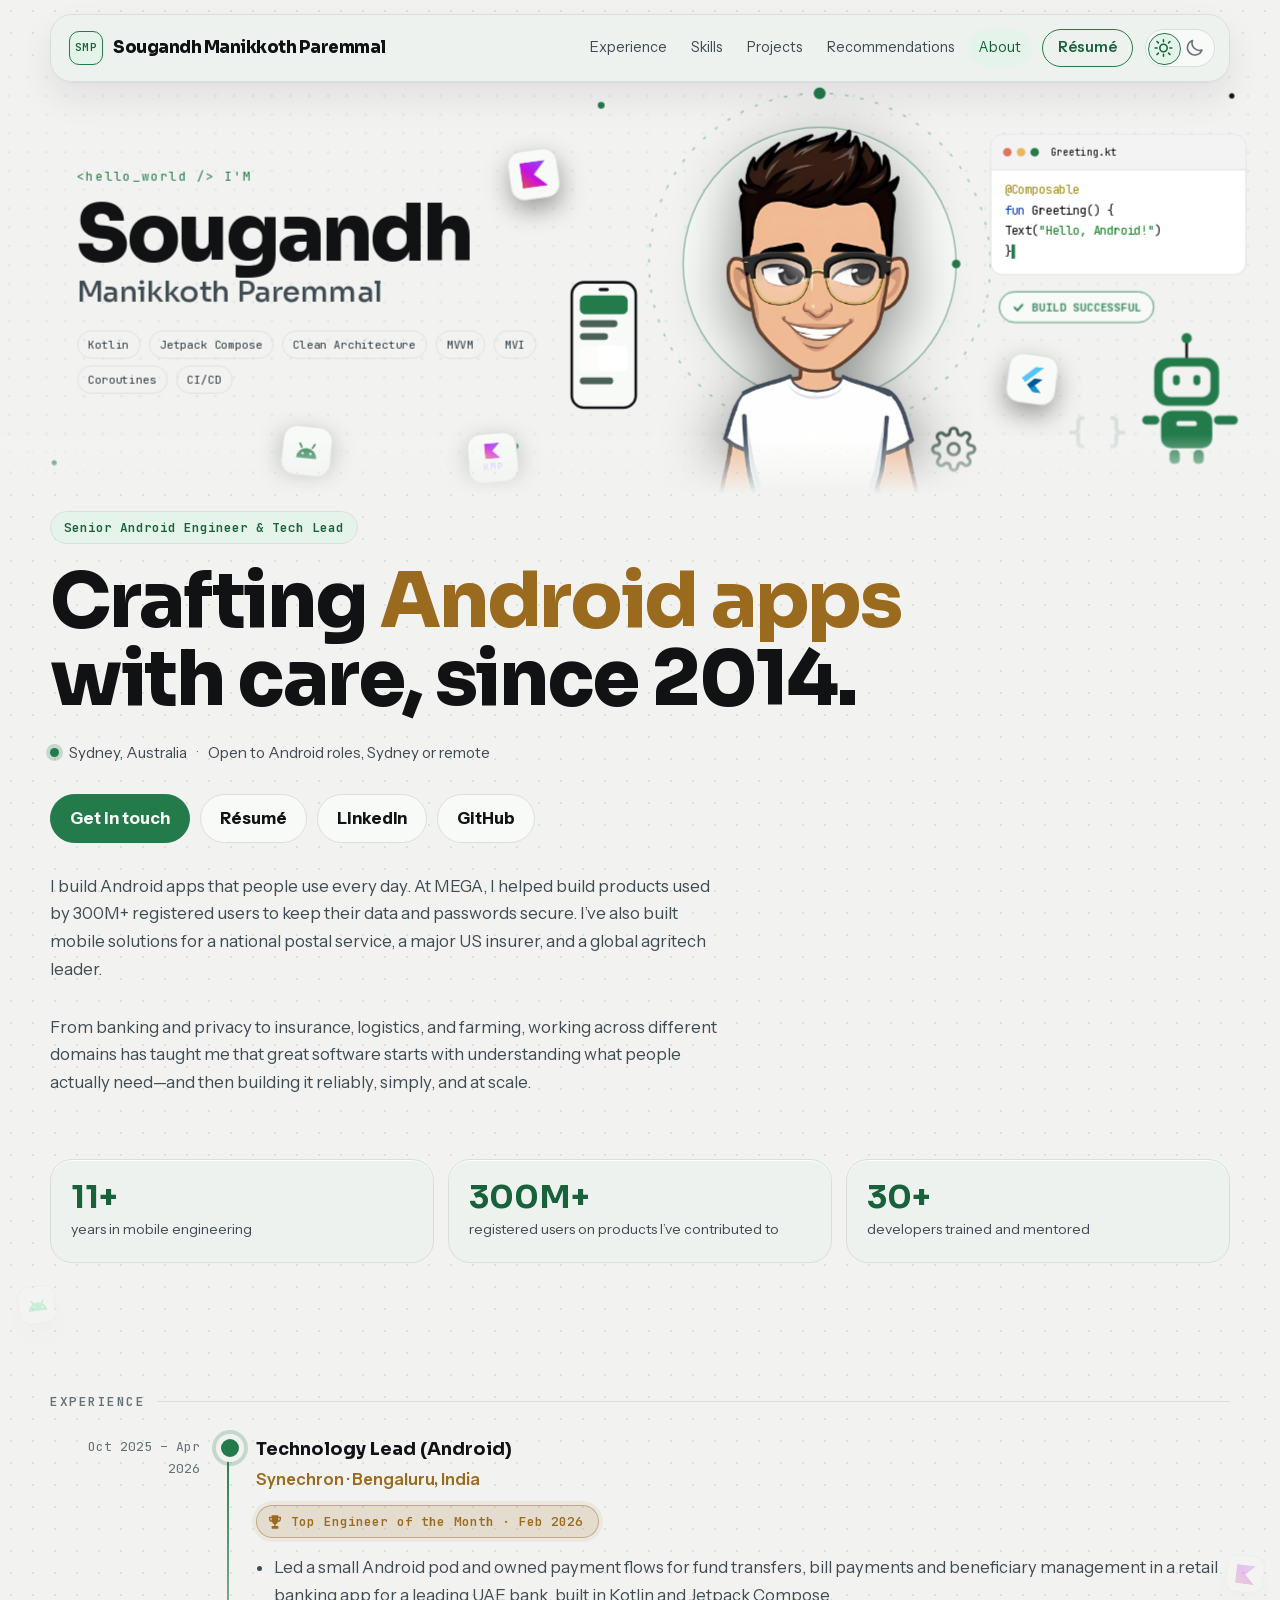
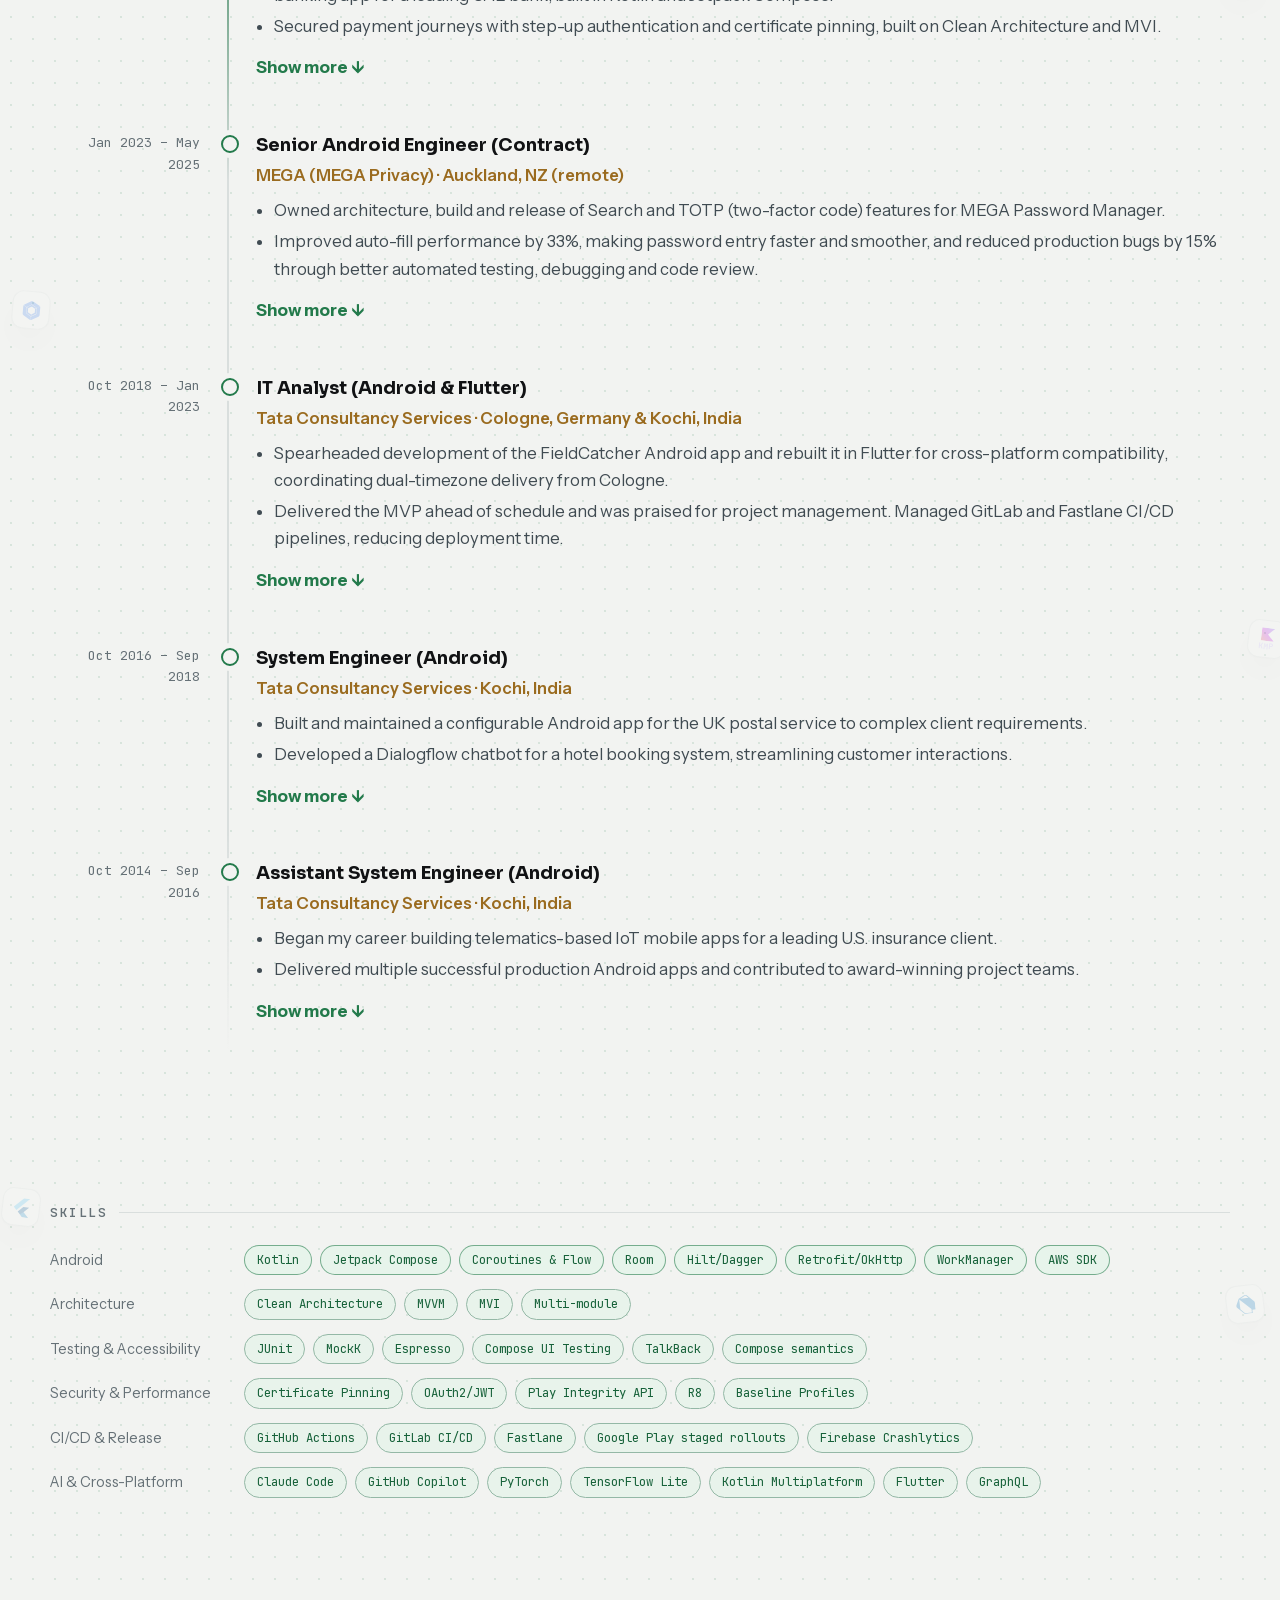
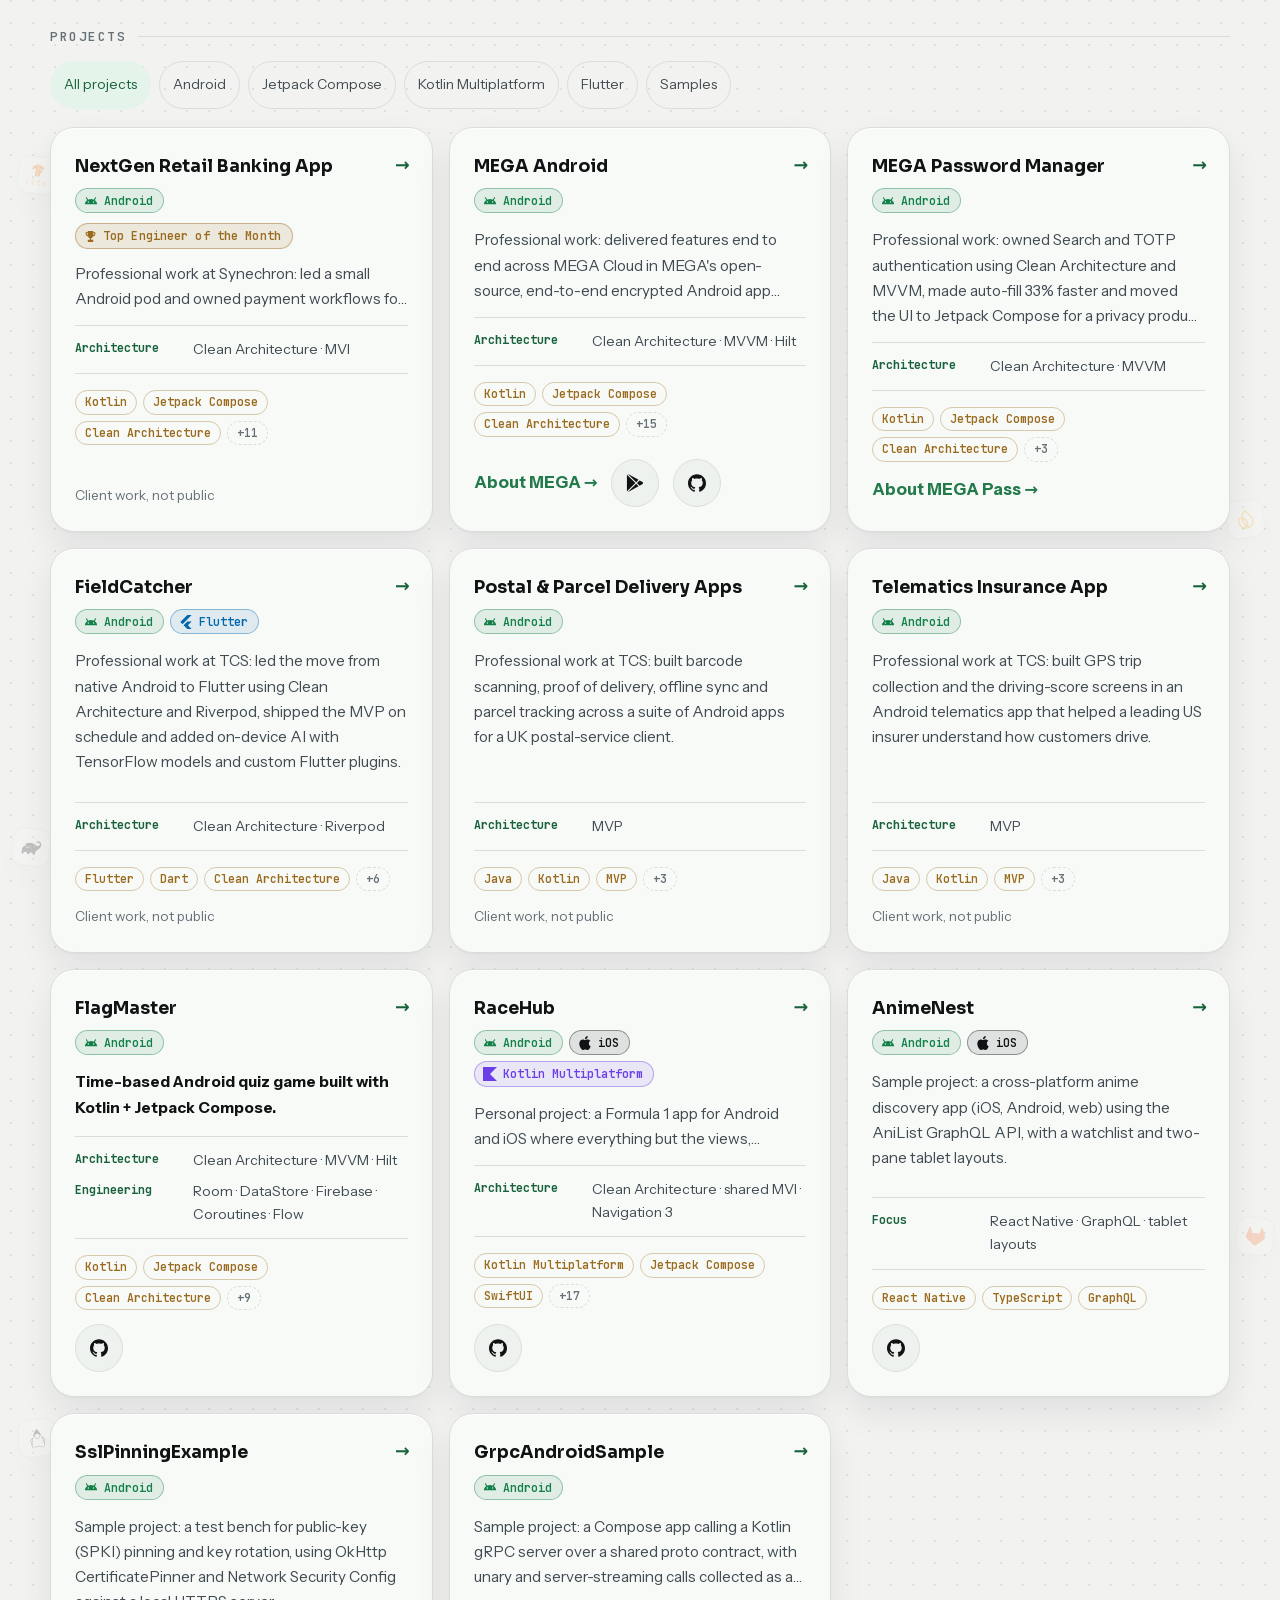
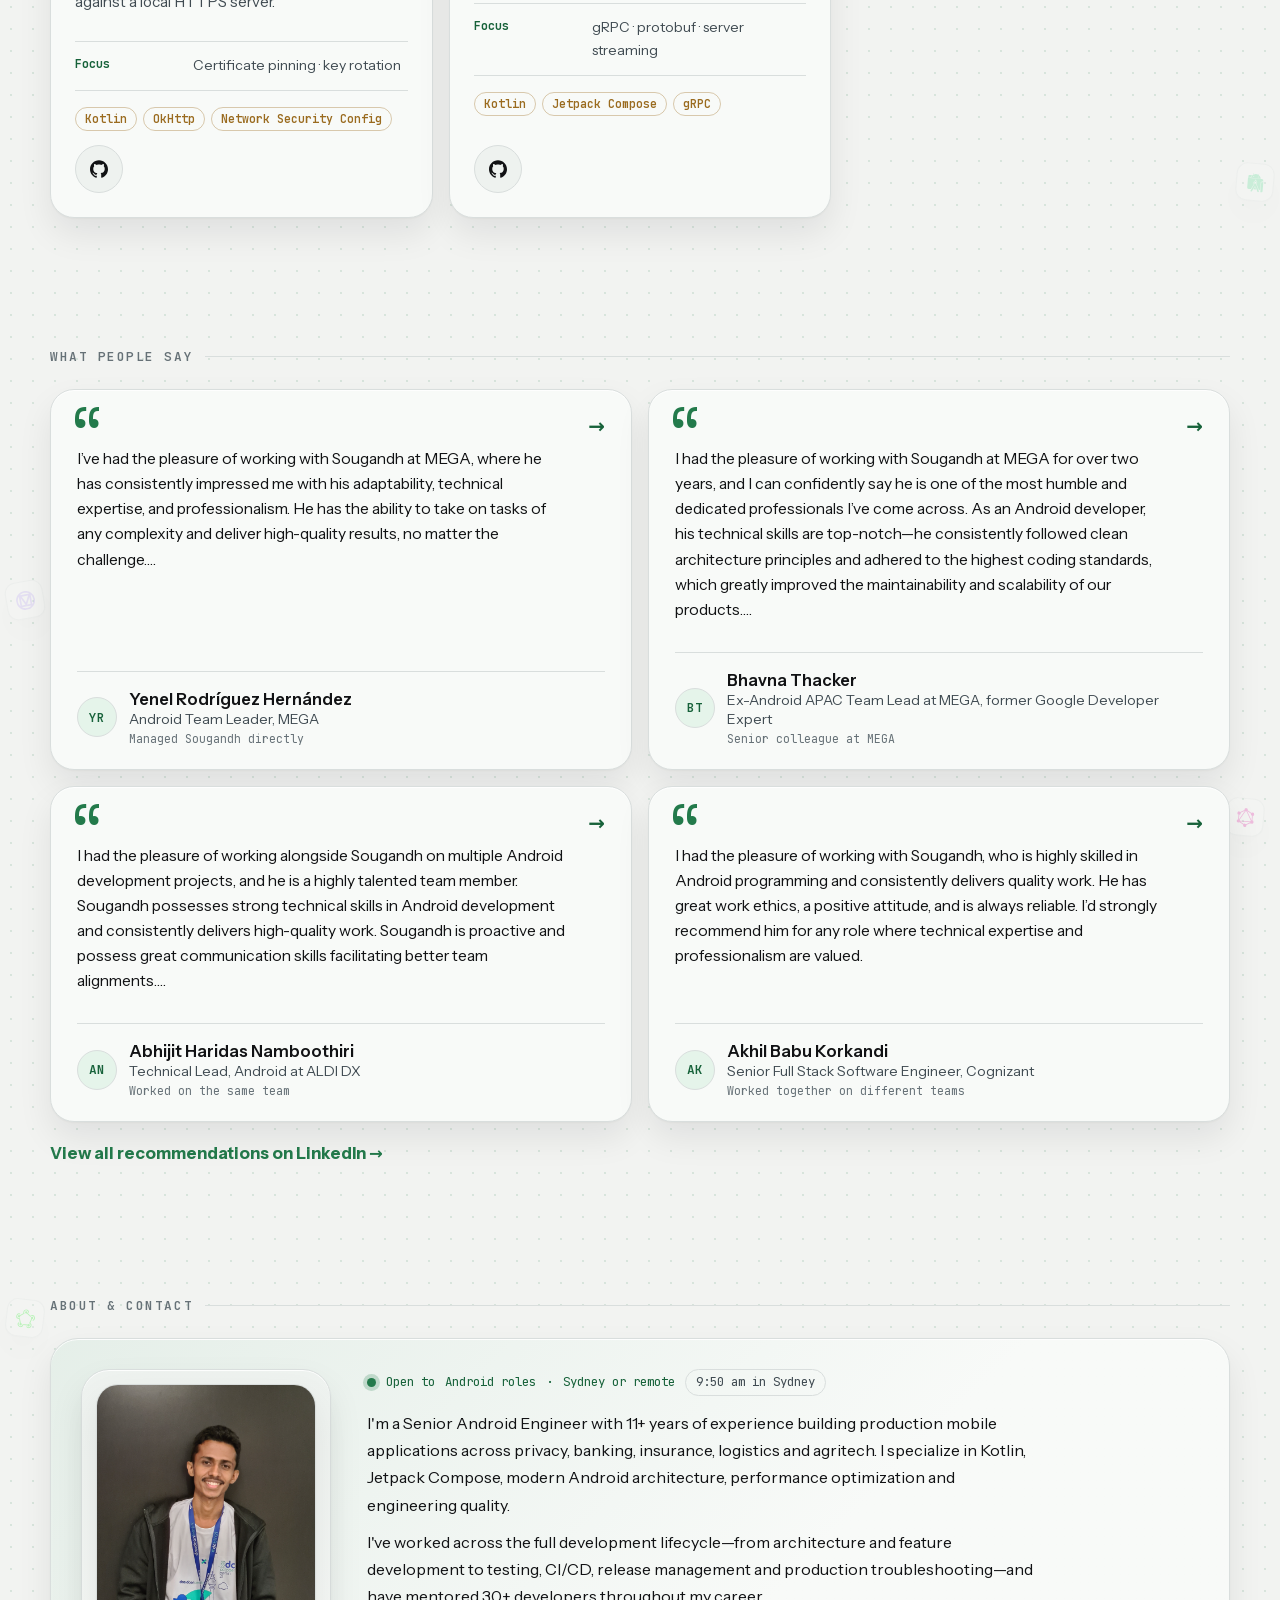
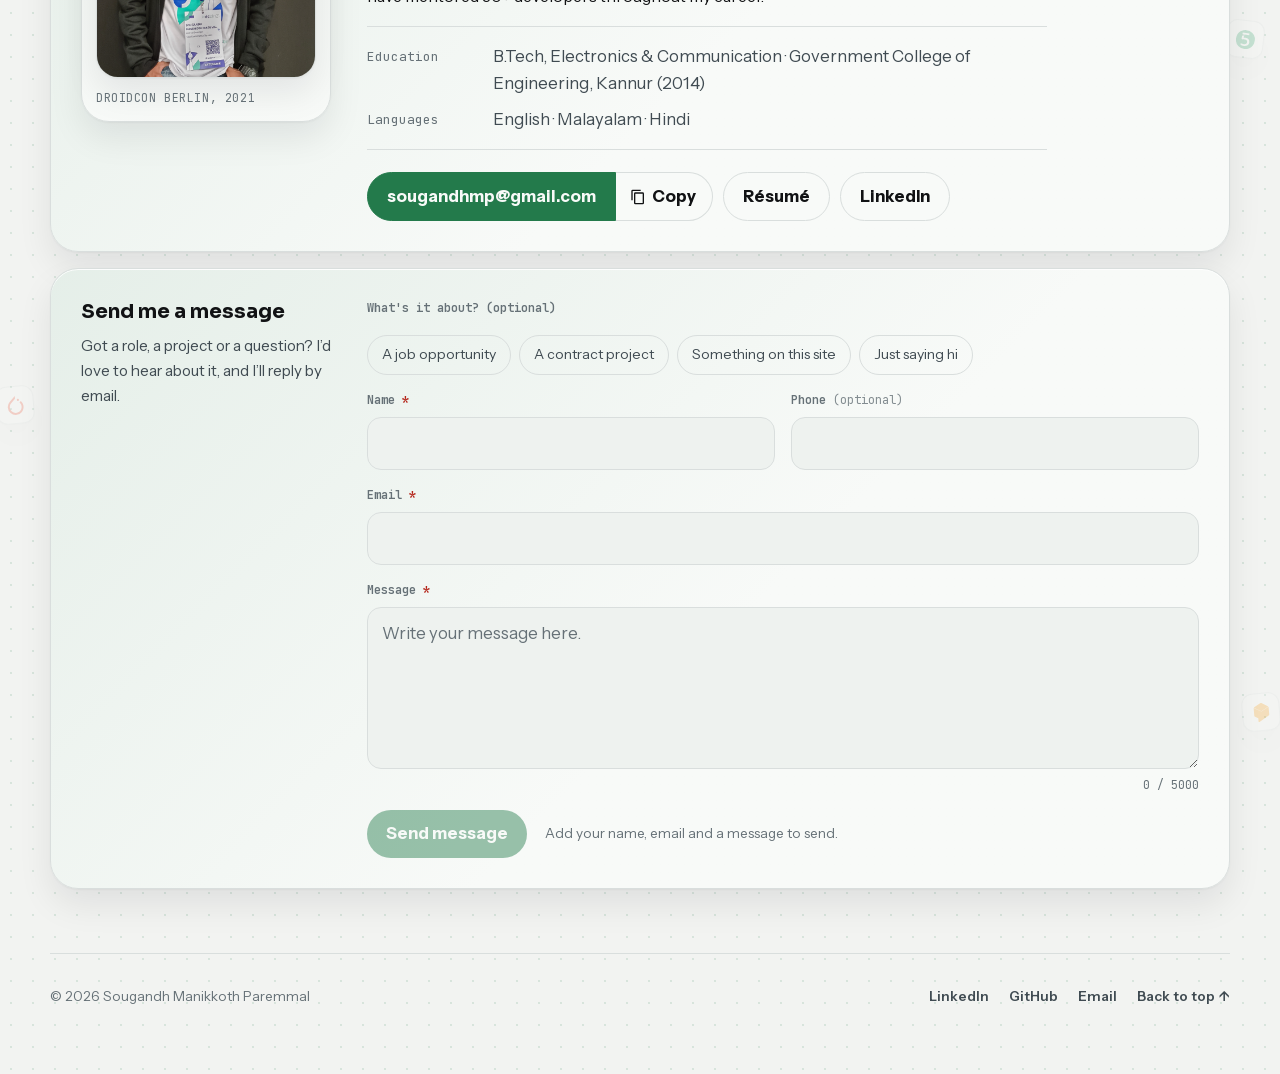
<file: index.html>
<!DOCTYPE html>
<html lang="en">
<head>
  <meta charset="utf-8">
  <!-- Security: only this site's own files may load; the contact form may also post to Web3Forms. See "Security" in README.md. -->
  <meta http-equiv="Content-Security-Policy" content="default-src 'self'; script-src 'self'; style-src 'self' 'unsafe-inline'; font-src 'self'; img-src 'self'; connect-src 'self' https://api.web3forms.com; frame-src 'self'; object-src 'none'; base-uri 'self'; form-action 'self'; upgrade-insecure-requests">
  <meta name="referrer" content="strict-origin-when-cross-origin">
  <meta name="viewport" content="width=device-width, initial-scale=1, viewport-fit=cover">
  <title>Sougandh Manikkoth Paremmal · Senior Android Engineer & Tech Lead</title>
  <meta name="description" content="Sougandh Manikkoth Paremmal — Senior Android Engineer and Tech Lead in Sydney with 11+ years shipping Kotlin, Jetpack Compose and Flutter apps, including features for products used by 300M+ registered users.">
  <meta property="og:title" content="Sougandh Manikkoth Paremmal · Senior Android Engineer & Tech Lead">
  <meta property="og:description" content="11+ years building and leading production mobile apps in Kotlin, Jetpack Compose and Flutter. Based in Sydney.">
  <meta property="og:url" content="https://sougandh.dev">
  <meta property="og:type" content="website">
  <meta property="og:image" content="https://sougandh.dev/assets/images/og-image.png">
  <meta property="og:image:width" content="1200">
  <meta property="og:image:height" content="630">
  <meta property="og:image:alt" content="Sougandh Manikkoth Paremmal, Senior Android Engineer and Tech Lead">
  <meta name="twitter:card" content="summary_large_image">
  <meta name="twitter:title" content="Sougandh Manikkoth Paremmal · Senior Android Engineer & Tech Lead">
  <meta name="twitter:description" content="11+ years building and leading production mobile apps in Kotlin, Jetpack Compose and Flutter. Based in Sydney.">
  <meta name="twitter:image" content="https://sougandh.dev/assets/images/og-image.png">
  <link rel="canonical" href="https://sougandh.dev">
  <link rel="icon" href="assets/icons/favicon-32.png?v=2" type="image/png" sizes="32x32">
  <link rel="icon" href="assets/icons/favicon-192.png?v=2" type="image/png" sizes="192x192">
  <link rel="apple-touch-icon" href="assets/icons/apple-touch-icon.png?v=2">
  <meta name="theme-color" content="#111214">
  <link rel="preload" href="assets/fonts/sora-latin.woff2" as="font" type="font/woff2" crossorigin>
  <link rel="preload" href="assets/fonts/instrument-sans-latin.woff2" as="font" type="font/woff2" crossorigin>
  <link rel="stylesheet" href="css/fonts.css">
  <link rel="stylesheet" href="css/styles.css">
  <script src="js/theme.js"></script>
</head>
<body>
  <div class="floaters" aria-hidden="true"></div>
  <a class="skip-link" href="#top">Skip to content</a>
  <nav aria-label="Main"><div class="in">
    <a class="brand" href="#top" aria-label="Sougandh Manikkoth Paremmal, back to top"><span class="monogram" aria-hidden="true">SMP</span><span class="brand-name"><span class="bn-first">Sougandh</span> <span class="bn-rest">Manikkoth Paremmal</span></span></a>
    <div class="menu" id="site-menu">
      <a href="#experience">Experience</a>
      <a href="#skills">Skills</a>
      <a href="#projects">Projects</a>
      <a href="#recommendations">Recommendations</a>
      <a href="#contact">About</a>
      <a class="nav-cta" href="assets/resume/sougandh-manikkoth-paremmal-resume.pdf" data-resume>Résumé</a>
    </div>
    <div class="nav-actions">
      <button class="theme-toggle" type="button" aria-label="Switch to light theme" title="Switch theme"><svg class="sun" viewBox="0 0 24 24" aria-hidden="true"><circle cx="12" cy="12" r="4.2"/><path d="M12 2.5v2.2M12 19.3v2.2M4.6 4.6l1.6 1.6M17.8 17.8l1.6 1.6M2.5 12h2.2M19.3 12h2.2M4.6 19.4l1.6-1.6M17.8 6.2l1.6-1.6"/></svg><svg class="moon" viewBox="0 0 24 24" aria-hidden="true"><path d="M20.5 14.3A8.5 8.5 0 0 1 9.7 3.5a8.5 8.5 0 1 0 10.8 10.8Z"/></svg></button>
      <button class="icon-btn menu-toggle" type="button" aria-label="Open menu" aria-expanded="false" aria-controls="site-menu"><span class="bars" aria-hidden="true"></span></button>
    </div>
  </div></nav>
  <nav class="tabbar" aria-label="Sections">
    <a href="#experience"><span class="tab-icon"><svg viewBox="0 0 24 24" aria-hidden="true"><rect x="3" y="7" width="18" height="13" rx="2.5"/><path d="M8.5 7V5.5A2 2 0 0 1 10.5 3.5h3a2 2 0 0 1 2 2V7M3 13h18"/></svg></span><span class="tab-label">Work</span></a>
    <a href="#skills"><span class="tab-icon"><svg viewBox="0 0 24 24" aria-hidden="true"><path d="m8 8-4 4 4 4M16 8l4 4-4 4M13.5 5l-3 14"/></svg></span><span class="tab-label">Skills</span></a>
    <a href="#projects"><span class="tab-icon"><svg viewBox="0 0 24 24" aria-hidden="true"><rect x="3.5" y="3.5" width="7" height="7" rx="2"/><rect x="13.5" y="3.5" width="7" height="7" rx="2"/><rect x="3.5" y="13.5" width="7" height="7" rx="2"/><rect x="13.5" y="13.5" width="7" height="7" rx="2"/></svg></span><span class="tab-label">Projects</span></a>
    <a href="#recommendations"><span class="tab-icon"><svg viewBox="0 0 24 24" aria-hidden="true"><path d="M20.5 11.5a8 8 0 0 1-11.7 7.1L4 20l1.3-4.4a8 8 0 1 1 15.2-4.1Z"/><path d="M9 10.5h6M9 13.5h4"/></svg></span><span class="tab-label">Reviews</span></a>
    <a href="#contact"><span class="tab-icon"><svg viewBox="0 0 24 24" aria-hidden="true"><circle cx="12" cy="8" r="4"/><path d="M4.5 20.5a7.5 7.5 0 0 1 15 0"/></svg></span><span class="tab-label">About</span></a>
  </nav>

  <main id="top">
    <div class="cover" aria-hidden="true"><iframe src="cover.html" title="Profile cover" tabindex="-1" data-theme-sync></iframe></div>
    <div class="hero">
    <p class="eyebrow">Senior Android Engineer &amp; Tech Lead</p>
    <h1>Crafting <span class="name">Android apps</span><br>with care, since 2014.</h1>
    <p class="availability"><span class="status-dot" aria-hidden="true"></span><span data-site="homeLocation">Sydney, Australia</span><span class="open-roles" data-open-roles>Open to <span data-site="roles">Android roles</span>, <span data-site="jobLocations">Sydney or remote</span></span></p>
    <div class="cta">
      <a class="btn primary" href="#message">Get in touch</a>
      <a class="btn" href="assets/resume/sougandh-manikkoth-paremmal-resume.pdf" data-resume>Résumé</a>
      <a class="btn" href="https://www.linkedin.com/in/sougandhmp">LinkedIn</a>
      <a class="btn" href="https://github.com/sougandhmp">GitHub</a>
    </div>
    <p class="lead intro">I build Android apps that people use every day. At MEGA, I helped build products used by 300M+ registered users to keep their data and passwords secure. I’ve also built mobile solutions for a national postal service, a major US insurer, and a global agritech leader.</p>
    <p class="lead intro">From banking and privacy to insurance, logistics, and farming, working across different domains has taught me that great software starts with understanding what people actually need—and then building it reliably, simply, and at scale.</p>
    </div>

    <div class="stats" data-reveal>
      <div class="stat"><b>11+</b><span>years in mobile engineering</span></div>
      <div class="stat"><b>300M+</b><span>registered users on products I’ve contributed to</span></div>
      <div class="stat"><b>30+</b><span>developers trained and mentored</span></div>
    </div>

    <section id="experience" data-reveal>
      <h2>Experience</h2>

      <div class="timeline" role="list">
      <div class="job" role="listitem">
        <div class="when">Oct 2025 – Apr 2026</div>
        <div>
          <h3>Technology Lead (Android)</h3>
          <div class="org">Synechron · Bengaluru, India</div>
          <span class="award award-lg"><svg viewBox="0 0 24 24" aria-hidden="true"><path fill="currentColor" d="M7 2h10v2h4v3a5 5 0 0 1-4.6 5A6 6 0 0 1 13 15.9V18h4v4H7v-4h4v-2.1A6 6 0 0 1 7.6 12 5 5 0 0 1 3 7V4h4Zm10 4v3.9A3 3 0 0 0 19 7V6ZM5 6v1a3 3 0 0 0 2 2.9V6Z"/></svg>Top Engineer of the Month · Feb 2026</span>
          <ul>
            <li>Led a small Android pod and owned payment flows for fund transfers, bill payments and beneficiary management in a retail banking app for a leading UAE bank, built in Kotlin and Jetpack Compose.</li>
            <li>Secured payment journeys with step-up authentication and certificate pinning, built on Clean Architecture and MVI.</li>
            <li class="more">Owned technical design, build, defect fixes and release readiness across the payments workstream, including accessible payment screens (TalkBack, Compose semantics, dynamic text).</li>
            <li class="more">Used Claude Code and GitHub Copilot for implementation, code reviews and test generation, speeding up delivery on the payments module.</li>
            <li class="more">Raised unit-test coverage across payment flows to 90% and wrote test automation scripts that reduced manual QA effort each release cycle.</li>
          </ul>
          <button class="job-toggle" type="button">Show more ↓</button>
        </div>
      </div>
      <div class="job" role="listitem">
        <div class="when">Jan 2023 – May 2025</div>
        <div>
          <h3>Senior Android Engineer (Contract)</h3>
          <div class="org">MEGA (MEGA Privacy) · Auckland, NZ (remote)</div>
          <ul>
            <li>Owned architecture, build and release of Search and TOTP (two-factor code) features for MEGA Password Manager.</li>
            <li>Improved auto-fill performance by 33%, making password entry faster and smoother, and reduced production bugs by 15% through better automated testing, debugging and code review.</li>
            <li class="more">Migrated legacy XML screens to Jetpack Compose, improving rendering performance and accessibility (TalkBack, semantics, Accessibility Scanner).</li>
            <li class="more">Managed Google Play releases with staged rollouts and monitored post-release stability with Firebase Crashlytics across MEGA Cloud and Password Manager, for products used by 300M+ registered users.</li>
          </ul>
          <button class="job-toggle" type="button">Show more ↓</button>
        </div>
      </div>
      <div class="job" role="listitem">
        <div class="when">Oct 2018 – Jan 2023</div>
        <div>
          <h3>IT Analyst (Android &amp; Flutter)</h3>
          <div class="org">Tata Consultancy Services · Cologne, Germany &amp; Kochi, India</div>
          <ul>
            <li>Spearheaded development of the FieldCatcher Android app and rebuilt it in Flutter for cross-platform compatibility, coordinating dual-timezone delivery from Cologne.</li>
            <li>Delivered the MVP ahead of schedule and was praised for project management. Managed GitLab and Fastlane CI/CD pipelines, reducing deployment time.</li>
            <li class="more">Integrated TensorFlow and PyTorch AI models and built custom Flutter plugins for intelligent, real-time data handling on the device. Implemented GraphQL for automatic data sync.</li>
            <li class="more">Back in Kochi, upgraded the app to Flutter 3.0 and optimised assets to cut load time by 25%. Led unit testing to reach 80% coverage and reduce bugs by 20%, lowering crash rates and boosting engagement.</li>
            <li class="more">Implemented camera capture and image upload with the AWS SDK.</li>
            <li class="more">Monitored production behaviour and resolved issues proactively to keep the app reliable. Attended Droidcon Berlin two years in a row.</li>
          </ul>
          <button class="job-toggle" type="button">Show more ↓</button>
        </div>
      </div>
      <div class="job" role="listitem">
        <div class="when">Oct 2016 – Sep 2018</div>
        <div>
          <h3>System Engineer (Android)</h3>
          <div class="org">Tata Consultancy Services · Kochi, India</div>
          <ul>
            <li>Built and maintained a configurable Android app for the UK postal service to complex client requirements.</li>
            <li>Developed a Dialogflow chatbot for a hotel booking system, streamlining customer interactions.</li>
            <li class="more">Created and maintained event and appointment management apps, improving usability and organisation.</li>
            <li class="more">Set up Azure-based CI/CD pipelines to automate deployment workflows; mentored and trained junior developers.</li>
          </ul>
          <button class="job-toggle" type="button">Show more ↓</button>
        </div>
      </div>
      <div class="job" role="listitem">
        <div class="when">Oct 2014 – Sep 2016</div>
        <div>
          <h3>Assistant System Engineer (Android)</h3>
          <div class="org">Tata Consultancy Services · Kochi, India</div>
          <ul>
            <li>Began my career building telematics-based IoT mobile apps for a leading U.S. insurance client.</li>
            <li>Delivered multiple successful production Android apps and contributed to award-winning project teams.</li>
            <li class="more">Built a strong foundation in mobile and software engineering and supported internal training initiatives.</li>
          </ul>
          <button class="job-toggle" type="button">Show more ↓</button>
        </div>
      </div>
      </div>
    </section>

    <section id="skills" data-reveal>
      <h2>Skills</h2>
      <div class="skills">
        <div class="skillrow core"><div class="label">Android</div>
          <ul class="tags"><li>Kotlin</li><li>Jetpack Compose</li><li>Coroutines &amp; Flow</li><li>Room</li><li>Hilt/Dagger</li><li>Retrofit/OkHttp</li><li>WorkManager</li><li>AWS SDK</li></ul></div>
        <div class="skillrow"><div class="label">Architecture</div>
          <ul class="tags"><li>Clean Architecture</li><li>MVVM</li><li>MVI</li><li>Multi-module</li></ul></div>
        <div class="skillrow"><div class="label">Testing &amp; Accessibility</div>
          <ul class="tags"><li>JUnit</li><li>MockK</li><li>Espresso</li><li>Compose UI Testing</li><li>TalkBack</li><li>Compose semantics</li></ul></div>
        <div class="skillrow"><div class="label">Security &amp; Performance</div>
          <ul class="tags"><li>Certificate Pinning</li><li>OAuth2/JWT</li><li>Play Integrity API</li><li>R8</li><li>Baseline Profiles</li></ul></div>
        <div class="skillrow"><div class="label">CI/CD &amp; Release</div>
          <ul class="tags"><li>GitHub Actions</li><li>GitLab CI/CD</li><li>Fastlane</li><li>Google Play staged rollouts</li><li>Firebase Crashlytics</li></ul></div>
        <div class="skillrow"><div class="label">AI &amp; Cross-Platform</div>
          <ul class="tags"><li>Claude Code</li><li>GitHub Copilot</li><li>PyTorch</li><li>TensorFlow Lite</li><li>Kotlin Multiplatform</li><li>Flutter</li><li>GraphQL</li></ul></div>
      </div>
    </section>

    <section id="projects" data-reveal>
      <h2>Projects</h2>
      <div class="filter-bar" aria-label="Filter projects">
        <button class="filter active" type="button" data-filter="all" aria-pressed="true">All projects</button>
        <button class="filter" type="button" data-filter="android" aria-pressed="false">Android</button>
        <button class="filter" type="button" data-filter="compose" aria-pressed="false">Jetpack Compose</button>
        <button class="filter" type="button" data-filter="kmp" aria-pressed="false">Kotlin Multiplatform</button>
        <button class="filter" type="button" data-filter="flutter" aria-pressed="false">Flutter</button>
        <button class="filter" type="button" data-filter="samples" aria-pressed="false">Samples</button>
      </div>
      <div class="grid">
        <div class="card" data-category="android compose">
          <h3><a class="card-link" href="project.html?id=banking-payments">NextGen Retail Banking App</a></h3>
          <span class="award" title="Top Engineer of the Month, February 2026"><svg viewBox="0 0 24 24" aria-hidden="true"><path fill="currentColor" d="M7 2h10v2h4v3a5 5 0 0 1-4.6 5A6 6 0 0 1 13 15.9V18h4v4H7v-4h4v-2.1A6 6 0 0 1 7.6 12 5 5 0 0 1 3 7V4h4Zm10 4v3.9A3 3 0 0 0 19 7V6ZM5 6v1a3 3 0 0 0 2 2.9V6Z"/></svg>Top Engineer of the Month</span>
          <p>Professional work at Synechron: led a small Android pod and owned payment workflows for fund transfers, bill payments and beneficiary management, secured with step-up authentication and certificate pinning, in a next-generation retail banking app.</p>
          <div class="project-card-facts"><div><b>Architecture</b><span>Clean Architecture · MVI</span></div></div>
          <ul class="stack"><li>Kotlin</li><li>Jetpack Compose</li><li>Clean Architecture</li><li class="more" title="11 more on the project page">+11</li></ul>
          <span class="note">Client work, not public</span>
        </div>
        <div class="card" data-category="android compose">
          <h3><a class="card-link" href="project.html?id=mega-android">MEGA Android</a></h3>
          <p>Professional work: delivered features end to end across MEGA Cloud in MEGA's open-source, end-to-end encrypted Android app using Kotlin, Jetpack Compose and Clean Architecture.</p>
          <div class="project-card-facts"><div><b>Architecture</b><span>Clean Architecture · MVVM · Hilt</span></div></div>
          <ul class="stack"><li>Kotlin</li><li>Jetpack Compose</li><li>Clean Architecture</li><li class="more" title="15 more on the project page">+15</li></ul>
          <div class="links">
            <a href="https://mega.io/mobile">About MEGA →</a>
            <a class="icon-link" href="https://play.google.com/store/apps/details?id=mega.privacy.android.app" aria-label="MEGA Android on Google Play" title="Google Play"><svg viewBox="0 0 24 24" aria-hidden="true"><path d="M22.018 13.298l-3.919 2.218-3.515-3.493 3.543-3.521 3.891 2.202a1.49 1.49 0 0 1 0 2.594zM1.337.924a1.486 1.486 0 0 0-.112.568v21.017c0 .217.045.419.124.6l11.155-11.087L1.337.924zm12.207 10.065l3.258-3.238L3.45.195a1.466 1.466 0 0 0-.946-.179l11.04 10.973zm0 2.067l-11 10.933c.298.036.612-.016.906-.183l13.324-7.54-3.23-3.21z"/></svg></a>
            <a class="icon-link" href="https://github.com/meganz/android" aria-label="MEGA Android on GitHub" title="GitHub"><svg viewBox="0 0 24 24" aria-hidden="true"><path d="M12 .297c-6.63 0-12 5.373-12 12 0 5.303 3.438 9.8 8.205 11.385.6.113.82-.258.82-.577 0-.285-.01-1.04-.015-2.04-3.338.724-4.042-1.61-4.042-1.61C4.422 18.07 3.633 17.7 3.633 17.7c-1.087-.744.084-.729.084-.729 1.205.084 1.838 1.236 1.838 1.236 1.07 1.835 2.809 1.305 3.495.998.108-.776.417-1.305.76-1.605-2.665-.3-5.466-1.332-5.466-5.93 0-1.31.465-2.38 1.235-3.22-.135-.303-.54-1.523.105-3.176 0 0 1.005-.322 3.3 1.23.96-.267 1.98-.399 3-.405 1.02.006 2.04.138 3 .405 2.28-1.552 3.285-1.23 3.285-1.23.645 1.653.24 2.873.12 3.176.765.84 1.23 1.91 1.23 3.22 0 4.61-2.805 5.625-5.475 5.92.42.36.81 1.096.81 2.22 0 1.606-.015 2.896-.015 3.286 0 .315.21.69.825.57C20.565 22.092 24 17.592 24 12.297c0-6.627-5.373-12-12-12"/></svg></a>
          </div>
        </div>
        <div class="card" data-category="android compose">
          <h3><a class="card-link" href="project.html?id=mega-pass">MEGA Password Manager</a></h3>
          <p>Professional work: owned Search and TOTP authentication using Clean Architecture and MVVM, made auto-fill 33% faster and moved the UI to Jetpack Compose for a privacy product used by 300M+ registered users.</p>
          <div class="project-card-facts"><div><b>Architecture</b><span>Clean Architecture · MVVM</span></div></div>
          <ul class="stack"><li>Kotlin</li><li>Jetpack Compose</li><li>Clean Architecture</li><li class="more" title="3 more on the project page">+3</li></ul>
          <a href="https://mega.io/pass">About MEGA Pass →</a>
        </div>
        <div class="card" data-category="android flutter">
          <h3><a class="card-link" href="project.html?id=fieldcatcher">FieldCatcher</a></h3>
          <p>Professional work at TCS: led the move from native Android to Flutter using Clean Architecture and Riverpod, shipped the MVP on schedule and added on-device AI with TensorFlow models and custom Flutter plugins.</p>
          <div class="project-card-facts"><div><b>Architecture</b><span>Clean Architecture · Riverpod</span></div></div>
          <ul class="stack"><li>Flutter</li><li>Dart</li><li>Clean Architecture</li><li class="more" title="6 more on the project page">+6</li></ul>
          <span class="note">Client work, not public</span>
        </div>
        <div class="card" data-category="android">
          <h3><a class="card-link" href="project.html?id=postal-delivery">Postal &amp; Parcel Delivery Apps</a></h3>
          <p>Professional work at TCS: built barcode scanning, proof of delivery, offline sync and parcel tracking across a suite of Android apps for a UK postal-service client.</p>
          <div class="project-card-facts"><div><b>Architecture</b><span>MVP</span></div></div>
          <ul class="stack"><li>Java</li><li>Kotlin</li><li>MVP</li><li class="more" title="3 more on the project page">+3</li></ul>
          <span class="note">Client work, not public</span>
        </div>
        <div class="card" data-category="android">
          <h3><a class="card-link" href="project.html?id=telematics-insurance">Telematics Insurance App</a></h3>
          <p>Professional work at TCS: built GPS trip collection and the driving-score screens in an Android telematics app that helped a leading US insurer understand how customers drive.</p>
          <div class="project-card-facts"><div><b>Architecture</b><span>MVP</span></div></div>
          <ul class="stack"><li>Java</li><li>Kotlin</li><li>MVP</li><li class="more" title="3 more on the project page">+3</li></ul>
          <span class="note">Client work, not public</span>
        </div>
        <div class="card personal" data-category="android compose">
          <h3><a class="card-link" href="project.html?id=flagmaster">FlagMaster</a></h3>
          <p class="project-card-summary"><strong>Time-based Android quiz game built with Kotlin + Jetpack Compose.</strong></p>
          <div class="project-card-facts">
            <div><b>Architecture</b><span>Clean Architecture · MVVM · Hilt</span></div>
            <div><b>Engineering</b><span>Room · DataStore · Firebase · Coroutines · Flow</span></div>
          </div>
          <ul class="project-card-highlights">
            <li>Dynamic quiz generation across a growing flag dataset</li>
            <li>Difficulty-based question selection and time-based scheduling</li>
            <li>Persistent user progress and Firebase leaderboard</li>
            <li>Modern Material 3 UI</li>
          </ul>
          <ul class="stack"><li>Kotlin</li><li>Jetpack Compose</li><li>Clean Architecture</li><li class="more" title="9 more on the project page">+9</li></ul>
          <div class="links">
            <a class="icon-link" href="https://github.com/sougandhmp/FlagMaster" aria-label="FlagMaster on GitHub" title="GitHub"><svg viewBox="0 0 24 24" aria-hidden="true"><path d="M12 .297c-6.63 0-12 5.373-12 12 0 5.303 3.438 9.8 8.205 11.385.6.113.82-.258.82-.577 0-.285-.01-1.04-.015-2.04-3.338.724-4.042-1.61-4.042-1.61C4.422 18.07 3.633 17.7 3.633 17.7c-1.087-.744.084-.729.084-.729 1.205.084 1.838 1.236 1.838 1.236 1.07 1.835 2.809 1.305 3.495.998.108-.776.417-1.305.76-1.605-2.665-.3-5.466-1.332-5.466-5.93 0-1.31.465-2.38 1.235-3.22-.135-.303-.54-1.523.105-3.176 0 0 1.005-.322 3.3 1.23.96-.267 1.98-.399 3-.405 1.02.006 2.04.138 3 .405 2.28-1.552 3.285-1.23 3.285-1.23.645 1.653.24 2.873.12 3.176.765.84 1.23 1.91 1.23 3.22 0 4.61-2.805 5.625-5.475 5.92.42.36.81 1.096.81 2.22 0 1.606-.015 2.896-.015 3.286 0 .315.21.69.825.57C20.565 22.092 24 17.592 24 12.297c0-6.627-5.373-12-12-12"/></svg></a>
          </div>
        </div>
        <div class="card personal" data-category="android ios compose kmp">
          <h3><a class="card-link" href="project.html?id=racehub">RaceHub</a></h3>
          <p>Personal project: a Formula 1 app for Android and iOS where everything but the views, including the MVI ViewModels, is shared in Kotlin Multiplatform.</p>
          <div class="project-card-facts"><div><b>Architecture</b><span>Clean Architecture · shared MVI · Navigation 3</span></div></div>
          <ul class="stack"><li>Kotlin Multiplatform</li><li>Jetpack Compose</li><li>SwiftUI</li><li class="more" title="17 more on the project page">+17</li></ul>
          <div class="links">
            <a class="icon-link" href="https://github.com/sougandhmp/RaceHub" aria-label="RaceHub on GitHub" title="GitHub"><svg viewBox="0 0 24 24" aria-hidden="true"><path d="M12 .297c-6.63 0-12 5.373-12 12 0 5.303 3.438 9.8 8.205 11.385.6.113.82-.258.82-.577 0-.285-.01-1.04-.015-2.04-3.338.724-4.042-1.61-4.042-1.61C4.422 18.07 3.633 17.7 3.633 17.7c-1.087-.744.084-.729.084-.729 1.205.084 1.838 1.236 1.838 1.236 1.07 1.835 2.809 1.305 3.495.998.108-.776.417-1.305.76-1.605-2.665-.3-5.466-1.332-5.466-5.93 0-1.31.465-2.38 1.235-3.22-.135-.303-.54-1.523.105-3.176 0 0 1.005-.322 3.3 1.23.96-.267 1.98-.399 3-.405 1.02.006 2.04.138 3 .405 2.28-1.552 3.285-1.23 3.285-1.23.645 1.653.24 2.873.12 3.176.765.84 1.23 1.91 1.23 3.22 0 4.61-2.805 5.625-5.475 5.92.42.36.81 1.096.81 2.22 0 1.606-.015 2.896-.015 3.286 0 .315.21.69.825.57C20.565 22.092 24 17.592 24 12.297c0-6.627-5.373-12-12-12"/></svg></a>
          </div>
        </div>
        <div class="card personal" data-category="samples android ios">
          <h3><a class="card-link" href="project.html?id=animenest">AnimeNest</a></h3>
          <p>Sample project: a cross-platform anime discovery app (iOS, Android, web) using the AniList GraphQL API, with a watchlist and two-pane tablet layouts.</p>
          <div class="project-card-facts"><div><b>Focus</b><span>React Native · GraphQL · tablet layouts</span></div></div>
          <ul class="stack"><li>React Native</li><li>TypeScript</li><li>GraphQL</li></ul>
          <div class="links">
            <a class="icon-link" href="https://github.com/sougandhmp/AnimeNest" aria-label="AnimeNest on GitHub" title="GitHub"><svg viewBox="0 0 24 24" aria-hidden="true"><path d="M12 .297c-6.63 0-12 5.373-12 12 0 5.303 3.438 9.8 8.205 11.385.6.113.82-.258.82-.577 0-.285-.01-1.04-.015-2.04-3.338.724-4.042-1.61-4.042-1.61C4.422 18.07 3.633 17.7 3.633 17.7c-1.087-.744.084-.729.084-.729 1.205.084 1.838 1.236 1.838 1.236 1.07 1.835 2.809 1.305 3.495.998.108-.776.417-1.305.76-1.605-2.665-.3-5.466-1.332-5.466-5.93 0-1.31.465-2.38 1.235-3.22-.135-.303-.54-1.523.105-3.176 0 0 1.005-.322 3.3 1.23.96-.267 1.98-.399 3-.405 1.02.006 2.04.138 3 .405 2.28-1.552 3.285-1.23 3.285-1.23.645 1.653.24 2.873.12 3.176.765.84 1.23 1.91 1.23 3.22 0 4.61-2.805 5.625-5.475 5.92.42.36.81 1.096.81 2.22 0 1.606-.015 2.896-.015 3.286 0 .315.21.69.825.57C20.565 22.092 24 17.592 24 12.297c0-6.627-5.373-12-12-12"/></svg></a>
          </div>
        </div>
        <div class="card personal" data-category="samples android">
          <h3><a class="card-link" href="project.html?id=ssl-pinning">SslPinningExample</a></h3>
          <p>Sample project: a test bench for public-key (SPKI) pinning and key rotation, using OkHttp CertificatePinner and Network Security Config against a local HTTPS server.</p>
          <div class="project-card-facts"><div><b>Focus</b><span>Certificate pinning · key rotation</span></div></div>
          <ul class="stack"><li>Kotlin</li><li>OkHttp</li><li>Network Security Config</li></ul>
          <div class="links">
            <a class="icon-link" href="https://github.com/sougandhmp/SslPinningExample" aria-label="SslPinningExample on GitHub" title="GitHub"><svg viewBox="0 0 24 24" aria-hidden="true"><path d="M12 .297c-6.63 0-12 5.373-12 12 0 5.303 3.438 9.8 8.205 11.385.6.113.82-.258.82-.577 0-.285-.01-1.04-.015-2.04-3.338.724-4.042-1.61-4.042-1.61C4.422 18.07 3.633 17.7 3.633 17.7c-1.087-.744.084-.729.084-.729 1.205.084 1.838 1.236 1.838 1.236 1.07 1.835 2.809 1.305 3.495.998.108-.776.417-1.305.76-1.605-2.665-.3-5.466-1.332-5.466-5.93 0-1.31.465-2.38 1.235-3.22-.135-.303-.54-1.523.105-3.176 0 0 1.005-.322 3.3 1.23.96-.267 1.98-.399 3-.405 1.02.006 2.04.138 3 .405 2.28-1.552 3.285-1.23 3.285-1.23.645 1.653.24 2.873.12 3.176.765.84 1.23 1.91 1.23 3.22 0 4.61-2.805 5.625-5.475 5.92.42.36.81 1.096.81 2.22 0 1.606-.015 2.896-.015 3.286 0 .315.21.69.825.57C20.565 22.092 24 17.592 24 12.297c0-6.627-5.373-12-12-12"/></svg></a>
          </div>
        </div>
        <div class="card personal" data-category="samples android compose">
          <h3><a class="card-link" href="project.html?id=grpc-android">GrpcAndroidSample</a></h3>
          <p>Sample project: a Compose app calling a Kotlin gRPC server over a shared proto contract, with unary and server-streaming calls collected as a Flow.</p>
          <div class="project-card-facts"><div><b>Focus</b><span>gRPC · protobuf · server streaming</span></div></div>
          <ul class="stack"><li>Kotlin</li><li>Jetpack Compose</li><li>gRPC</li></ul>
          <div class="links">
            <a class="icon-link" href="https://github.com/sougandhmp/GrpcAndroidSample" aria-label="GrpcAndroidSample on GitHub" title="GitHub"><svg viewBox="0 0 24 24" aria-hidden="true"><path d="M12 .297c-6.63 0-12 5.373-12 12 0 5.303 3.438 9.8 8.205 11.385.6.113.82-.258.82-.577 0-.285-.01-1.04-.015-2.04-3.338.724-4.042-1.61-4.042-1.61C4.422 18.07 3.633 17.7 3.633 17.7c-1.087-.744.084-.729.084-.729 1.205.084 1.838 1.236 1.838 1.236 1.07 1.835 2.809 1.305 3.495.998.108-.776.417-1.305.76-1.605-2.665-.3-5.466-1.332-5.466-5.93 0-1.31.465-2.38 1.235-3.22-.135-.303-.54-1.523.105-3.176 0 0 1.005-.322 3.3 1.23.96-.267 1.98-.399 3-.405 1.02.006 2.04.138 3 .405 2.28-1.552 3.285-1.23 3.285-1.23.645 1.653.24 2.873.12 3.176.765.84 1.23 1.91 1.23 3.22 0 4.61-2.805 5.625-5.475 5.92.42.36.81 1.096.81 2.22 0 1.606-.015 2.896-.015 3.286 0 .315.21.69.825.57C20.565 22.092 24 17.592 24 12.297c0-6.627-5.373-12-12-12"/></svg></a>
          </div>
        </div>
      </div>
    </section>

    <section id="recommendations" data-reveal>
      <h2>What people say</h2>
      <div class="quotes">
        <figure class="quote quote-trigger" tabindex="0" role="button" aria-haspopup="dialog" aria-label="Read the full recommendation from Yenel Rodríguez Hernández">
          <blockquote><p>I’ve had the pleasure of working with Sougandh at MEGA, where he has consistently impressed me with his adaptability, technical expertise, and professionalism. He has the ability to take on tasks of any complexity and deliver high-quality results, no matter the challenge.</p><p>Sougandh is not only a highly skilled engineer but also a fantastic teammate. He brings a positive attitude to every situation, treats everyone with kindness and respect, and contributes meaningfully to team collaboration. He’s always open to feedback and committed to continuous improvement, which makes him a true asset in any environment.</p><p>I’m confident that any team lucky enough to work with Sougandh will benefit greatly from his contributions. His dedication and talent will undoubtedly take him far in his career.</p></blockquote>
          <figcaption><span class="initials" aria-hidden="true">YR</span><span><b>Yenel Rodríguez Hernández</b><span class="role">Android Team Leader, MEGA</span><span class="rel">Managed Sougandh directly</span></span></figcaption>
        </figure>
        <figure class="quote quote-trigger" tabindex="0" role="button" aria-haspopup="dialog" aria-label="Read the full recommendation from Bhavna Thacker">
          <blockquote><p>I had the pleasure of working with Sougandh at MEGA for over two years, and I can confidently say he is one of the most humble and dedicated professionals I’ve come across. As an Android developer, his technical skills are top-notch—he consistently followed clean architecture principles and adhered to the highest coding standards, which greatly improved the maintainability and scalability of our products.</p><p>What truly sets Sougandh apart is his attitude. He’s an excellent team player who never hesitates to help others, always approachable and generous with his knowledge.</p><p>Anyone looking for a talented, grounded, and dependable Android developer would be lucky to have Sougandh on their team. I wholeheartedly recommend him.</p></blockquote>
          <figcaption><span class="initials" aria-hidden="true">BT</span><span><b>Bhavna Thacker</b><span class="role">Ex-Android APAC Team Lead at MEGA, former Google Developer Expert</span><span class="rel">Senior colleague at MEGA</span></span></figcaption>
        </figure>
        <figure class="quote quote-trigger" tabindex="0" role="button" aria-haspopup="dialog" aria-label="Read the full recommendation from Abhijit Haridas Namboothiri">
          <blockquote><p>I had the pleasure of working alongside Sougandh on multiple Android development projects, and he is a highly talented team member. Sougandh possesses strong technical skills in Android development and consistently delivers high-quality work. Sougandh is proactive and possess great communication skills facilitating better team alignments.</p><p>Sougandh would be a valuable asset to any Android development team and I wholeheartedly recommend him and would welcome the opportunity to work with them again in the future.</p></blockquote>
          <figcaption><span class="initials" aria-hidden="true">AN</span><span><b>Abhijit Haridas Namboothiri</b><span class="role">Technical Lead, Android at ALDI DX</span><span class="rel">Worked on the same team</span></span></figcaption>
        </figure>
        <figure class="quote quote-trigger" tabindex="0" role="button" aria-haspopup="dialog" aria-label="Read the full recommendation from Akhil Babu Korkandi">
          <blockquote><p>I had the pleasure of working with Sougandh, who is highly skilled in Android programming and consistently delivers quality work. He has great work ethics, a positive attitude, and is always reliable. I’d strongly recommend him for any role where technical expertise and professionalism are valued.</p></blockquote>
          <figcaption><span class="initials" aria-hidden="true">AK</span><span><b>Akhil Babu Korkandi</b><span class="role">Senior Full Stack Software Engineer, Cognizant</span><span class="rel">Worked together on different teams</span></span></figcaption>
        </figure>
      </div>
      <p class="quotes-more"><a href="https://www.linkedin.com/in/sougandhmp/details/recommendations/">View all recommendations on LinkedIn →</a></p>
    </section>

    <dialog class="recommendation-dialog" aria-labelledby="recommendation-title">
      <div class="recommendation-bar">
        <p class="recommendation-title" id="recommendation-title">Recommendation</p>
        <button class="recommendation-close" type="button" aria-label="Close recommendation">×</button>
      </div>
      <div class="recommendation-content"></div>
      <div class="recommendation-nav" aria-label="Recommendation navigation">
        <button class="recommendation-nav-button recommendation-prev" type="button"><small>Previous<i> recommendation</i></small><span></span></button>
        <button class="recommendation-nav-button recommendation-next" type="button"><small>Next<i> recommendation</i></small><span></span></button>
      </div>
    </dialog>

    <section id="contact" data-reveal>
      <h2>About &amp; contact</h2>
      <div class="contact about">
        <figure>
          <img class="about-photo" src="assets/images/profile-droidcon-berlin-2021.png" alt="Sougandh Manikkoth Paremmal at droidcon Berlin" width="768" height="1024" loading="lazy">
          <figcaption>Droidcon Berlin, 2021</figcaption>
        </figure>
        <div>
          <p class="about-status"><span class="status-open" data-open-roles><span class="status-dot" aria-hidden="true"></span>Open to <span data-site="roles">Android roles</span> · <span data-site="jobLocations">Sydney or remote</span></span><span class="local-time" hidden></span></p>
          <p class="about-lede">I'm a Senior Android Engineer with 11+ years of experience building production mobile applications across privacy, banking, insurance, logistics and agritech. I specialize in Kotlin, Jetpack Compose, modern Android architecture, performance optimization and engineering quality.</p>
          <p class="about-lede">I've worked across the full development lifecycle—from architecture and feature development to testing, CI/CD, release management and production troubleshooting—and have mentored 30+ developers throughout my career.</p>
          <dl class="facts">
            <div><dt>Education</dt><dd>B.Tech, Electronics &amp; Communication · Government College of Engineering, Kannur (2014)</dd></div>
            <div><dt>Languages</dt><dd>English · Malayalam · Hindi</dd></div>
          </dl>
          <div class="cta">
            <span class="email-group">
              <a class="btn primary" href="mailto:sougandhmp@gmail.com">sougandhmp@gmail.com</a>
              <button class="btn copy-email" type="button" data-copy="sougandhmp@gmail.com" aria-label="Copy email address" title="Copy email address"><svg viewBox="0 0 24 24" aria-hidden="true"><path fill="currentColor" d="M16 1H4a2 2 0 0 0-2 2v14h2V3h12V1Zm3 4H8a2 2 0 0 0-2 2v14a2 2 0 0 0 2 2h11a2 2 0 0 0 2-2V7a2 2 0 0 0-2-2Zm0 16H8V7h11v14Z"/></svg><span class="copy-label">Copy</span></button>
            </span>
            <a class="btn" href="assets/resume/sougandh-manikkoth-paremmal-resume.pdf" data-resume>Résumé</a>
            <a class="btn" href="https://www.linkedin.com/in/sougandhmp">LinkedIn</a>
          </div>
        </div>
      </div>

      <div class="contact message-card" id="message">
        <div class="message-intro">
          <h3>Send me a message</h3>
          <p>Got a role, a project or a question? I’d love to hear about it, and I’ll reply by email.</p>
        </div>
        <!-- Delivered by Web3Forms (js/contact.js). access_key is the public Web3Forms key for sougandhmp@gmail.com. -->
        <form class="contact-form" novalidate>
          <input type="hidden" name="access_key" value="af9efcbc-f032-4e4f-8f4c-22dcaad5d715">
          <input type="checkbox" name="botcheck" class="botcheck" tabindex="-1" autocomplete="off" aria-hidden="true">
          <input type="hidden" name="topic" value="">
          <fieldset class="topics wide">
            <legend>What's it about? <span class="opt">(optional)</span></legend>
            <button type="button" class="topic" aria-pressed="false" data-topic="A job opportunity" data-placeholder="Tell me about the role, the team and where it's based.">A job opportunity</button>
            <button type="button" class="topic" aria-pressed="false" data-topic="A contract project" data-placeholder="What are you building, and what help do you need?">A contract project</button>
            <button type="button" class="topic" aria-pressed="false" data-topic="Something on this site" data-placeholder="Which project or part of the site are you asking about?">Something on this site</button>
            <button type="button" class="topic" aria-pressed="false" data-topic="Just saying hi" data-placeholder="Say hello!">Just saying hi</button>
          </fieldset>
          <div class="field">
            <label for="cf-name">Name <span class="req" aria-hidden="true">*</span></label>
            <input id="cf-name" name="name" type="text" autocomplete="name" required maxlength="100">
          </div>
          <div class="field">
            <label for="cf-phone">Phone <span class="opt">(optional)</span></label>
            <input id="cf-phone" name="phone" type="tel" autocomplete="tel" inputmode="tel" maxlength="30" aria-describedby="cf-phone-hint">
            <small class="field-hint" id="cf-phone-hint" hidden>Use digits, spaces and + ( ) - only</small>
          </div>
          <div class="field wide">
            <label for="cf-email">Email <span class="req" aria-hidden="true">*</span></label>
            <input id="cf-email" name="email" type="email" autocomplete="email" required maxlength="200" aria-describedby="cf-email-hint">
            <small class="field-hint" id="cf-email-hint" hidden>Enter a valid email, like name@example.com</small>
          </div>
          <div class="field wide">
            <label for="cf-message">Message <span class="req" aria-hidden="true">*</span></label>
            <textarea id="cf-message" name="message" rows="5" required maxlength="5000" placeholder="Write your message here." aria-describedby="cf-count"></textarea>
            <small class="char-count" id="cf-count" aria-live="off">0 / 5000</small>
          </div>
          <div class="form-actions wide">
            <button class="btn primary" type="submit" disabled aria-describedby="cf-send-hint">Send message</button>
            <p class="form-hint" id="cf-send-hint">Add your name, email and a message to send.</p>
            <p class="form-status" role="status" aria-live="polite"></p>
          </div>
        </form>
      </div>
    </section>

    <dialog class="resume-dialog" aria-labelledby="resume-title">
      <div class="resume-bar">
        <p class="resume-title" id="resume-title">Résumé</p>
        <div class="resume-actions">
          <a class="btn primary" href="assets/resume/sougandh-manikkoth-paremmal-resume.pdf" download="Sougandh-Manikkoth-Paremmal-Resume.pdf">Download PDF</a>
          <button class="resume-close" type="button" aria-label="Close résumé" autofocus>×</button>
        </div>
      </div>
      <iframe class="resume-pdf" title="Sougandh Manikkoth Paremmal résumé (PDF)" data-src="assets/resume/sougandh-manikkoth-paremmal-resume.pdf#view=FitH&navpanes=0"></iframe>
      <div class="resume-pages">
        <img src="assets/resume/resume-page-1.png" alt="Résumé page 1" width="1223" height="1731" loading="lazy">
        <img src="assets/resume/resume-page-2.png" alt="Résumé page 2" width="1223" height="1731" loading="lazy">
      </div>
    </dialog>

    <footer class="site-footer">
      <span>© <span id="y"></span> Sougandh Manikkoth Paremmal</span>
      <div class="footer-links">
        <a href="https://www.linkedin.com/in/sougandhmp">LinkedIn</a>
        <a href="https://github.com/sougandhmp">GitHub</a>
        <a href="mailto:sougandhmp@gmail.com">Email</a>
        <a class="to-top" href="#top">Back to top <span aria-hidden="true">↑</span></a>
      </div>
    </footer>
  </main>
  <script src="js/site-config.js"></script>
  <script src="js/floaters.js"></script>
  <script src="js/platforms.js?v=2"></script>
  <script src="js/main.js"></script>
  <script src="js/contact.js"></script>
  <script src="js/name-morph.js"></script>
</body>
</html>
</file>
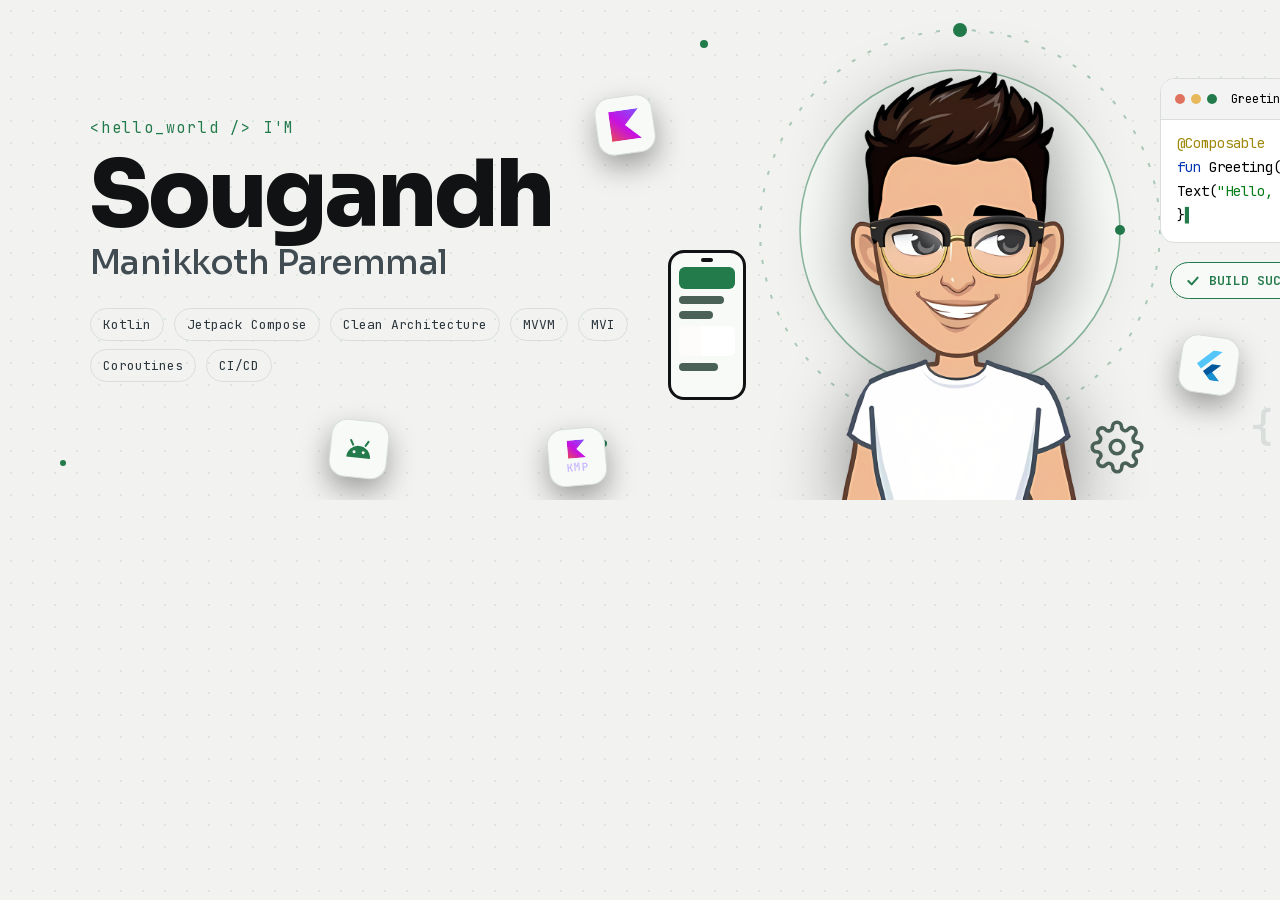
<file: cover.html>
<!doctype html>
<html lang="en">
<head>
<meta charset="utf-8">
<!-- Security: only this site's own files may load; the contact form may also post to Web3Forms. See "Security" in README.md. -->
<meta http-equiv="Content-Security-Policy" content="default-src 'self'; script-src 'self'; style-src 'self' 'unsafe-inline'; font-src 'self'; img-src 'self'; connect-src 'self' https://api.web3forms.com; frame-src 'self'; object-src 'none'; base-uri 'self'; form-action 'self'; upgrade-insecure-requests">
<meta name="referrer" content="strict-origin-when-cross-origin">
<title>Sougandh Manikkoth Paremmal · Cover</title>
<link rel="stylesheet" href="css/fonts.css">
<style>
:root {
  --bg: #0d1411;
  --bg-elevated: #121e18;
  --bg-panel: #16231c;
  --fg: #f2eee3;
  --muted: #c9d3cc;
  --line: #2e4a3b;
  --soft: rgba(86, 217, 139, .18);
  --chip-text: #dde6e0;
  --card-bg: #111b16;
  --card-muted: #3a5446;
  --code-bg: #2b2b2b;
  --code-header: #3c3f41;
  --code-fg: #a9b7c6;
  --code-keyword: #cc7832;
  --code-string: #6a8759;
  --code-annotation: #bbb529;
  --ring-dot: #56d98b;
  --accent: #56d98b;
}
html[data-theme="light"] {
  --bg: #f2f3f1;
  --bg-elevated: #ffffff;
  --bg-panel: #ffffff;
  --fg: #111214;
  --muted: #404b52;
  --line: #d9dedd;
  --soft: rgba(35, 122, 75, .1);
  --chip-text: #2d373e;
  --card-bg: #f7faf7;
  --card-muted: #4a6158;
  --code-bg: #ffffff;
  --code-header: #f3f3f3;
  --code-fg: #000000;
  --code-keyword: #0033b3;
  --code-string: #067d17;
  --code-annotation: #9e880d;
  --ring-dot: #237a4b;
  --accent: #237a4b;
}
body{margin:0;background:var(--bg) radial-gradient(var(--soft) 1.2px,transparent 1.4px) 0 0/22px 22px;font-family:'Sora',Georgia,serif;color:var(--fg)}
a{color:var(--accent)}a:hover{color:#8fe0ad}
.dots{background-image:radial-gradient(var(--soft) 1.2px,transparent 1.4px);background-size:22px 22px}
.mono{font-family:'JetBrains Mono',ui-monospace,monospace}
@keyframes floatY{0%,100%{transform:translateY(0)}50%{transform:translateY(-12px)}}
@keyframes floatY2{0%,100%{transform:translateY(0) rotate(-8deg)}50%{transform:translateY(10px) rotate(-4deg)}}
@keyframes spin{to{transform:rotate(360deg)}}
@keyframes spinRev{to{transform:rotate(-360deg)}}
@keyframes bob{0%,100%{transform:rotate(-2deg)}50%{transform:rotate(2.5deg)}}
@keyframes blink{0%,92%,100%{transform:scaleY(1)}95%{transform:scaleY(.1)}}
@keyframes wave{0%,100%{transform:rotate(-10deg)}50%{transform:rotate(-55deg)}}
@keyframes type{from{max-width:0}to{max-width:40ch}}
@keyframes caret{50%{opacity:0}}
@keyframes twinkle{0%,100%{opacity:.15;transform:scale(.6)}50%{opacity:1;transform:scale(1)}}
@keyframes glow{0%,100%{opacity:.4}50%{opacity:1}}
@keyframes pop{0%,70%{transform:scale(.6);opacity:0}80%{transform:scale(1.06);opacity:1}88%,100%{transform:scale(1);opacity:1}}
@keyframes shimmer{0%{transform:translateX(-100%)}100%{transform:translateX(220%)}}
.float{animation:floatY 5s ease-in-out infinite}
.float-slow{animation:floatY 7s ease-in-out infinite}
.phone{animation:floatY2 6s ease-in-out infinite}
.ring{animation:spin 40s linear infinite}
.ring-rev{animation:spinRev 28s linear infinite}
.gear{animation:spin 8s linear infinite;transform-origin:center}
.head{animation:bob 4s ease-in-out infinite;transform-box:fill-box;transform-origin:50% 100%}
.eye{animation:blink 5s infinite;transform-box:fill-box;transform-origin:center}
.arm{animation:wave 1.4s ease-in-out infinite;transform-box:fill-box;transform-origin:0% 50%}
.line{display:block;overflow:hidden;white-space:nowrap;max-width:0;animation:type 1.2s steps(24) forwards}
.l2{animation-delay:1.3s}.l3{animation-delay:2.6s}.l4{animation-delay:3.9s}
.caret{animation:caret 1s steps(1) infinite}
.star{animation:twinkle 3s ease-in-out infinite}
.s2{animation-delay:.8s}.s3{animation-delay:1.6s}.s4{animation-delay:2.2s}
.tip{animation:glow 1.6s ease-in-out infinite}
.chip{animation:pop 5.5s ease-out 1 forwards}
.shine{animation:shimmer 2.4s ease-in-out infinite}
.tech{position:absolute;width:58px;height:58px;display:grid;place-items:center;box-sizing:border-box;border-radius:16px;background:var(--card-bg);border:1px solid var(--line);box-shadow:0 12px 28px rgba(0,0,0,.35);transform:rotate(var(--r));animation:drift var(--d) ease-in-out var(--delay) infinite}
.tech svg{width:30px;height:30px;display:block}
@keyframes drift{0%,100%{transform:translate(0,0) rotate(var(--r))}33%{transform:translate(7px,-12px) rotate(calc(var(--r) * -.4))}66%{transform:translate(-5px,-5px) rotate(calc(var(--r) * 1.4))}}
.still *{animation:none !important}
html,body{overflow:hidden}
.still .line{max-width:40ch}
@media (prefers-reduced-motion: reduce){*{animation:none !important}.line{max-width:40ch}.chip{opacity:1 !important}}
</style>
</head>
<body>
<div style="width: 1500px; height: 500px; margin: 0 auto; position: relative; overflow: hidden; box-sizing: border-box">

<!-- stars -->
<div class="star" style="position: absolute; left: 700px; top: 40px; width: 8px; height: 8px; border-radius: 50%; background: var(--accent)"></div>
<div class="star s2" style="position: absolute; left: 1100px; top: 250px; width: 6px; height: 6px; border-radius: 50%; background: var(--fg)"></div>
<div class="star s3" style="position: absolute; left: 600px; top: 440px; width: 7px; height: 7px; border-radius: 50%; background: var(--accent)"></div>
<div class="star s4" style="position: absolute; left: 1440px; top: 30px; width: 6px; height: 6px; border-radius: 50%; background: var(--fg)"></div>
<div class="star s2" style="position: absolute; left: 60px; top: 460px; width: 6px; height: 6px; border-radius: 50%; background: var(--accent)"></div>

<!-- rings behind caricature -->
<svg class="ring" width="420" height="420" viewBox="0 0 420 420" style="position: absolute; left: 750px; top: 20px" aria-hidden="true">
<circle cx="210" cy="210" r="200" fill="none" stroke="var(--accent)" stroke-opacity=".35" stroke-width="2" stroke-dasharray="4 14"></circle>
<circle cx="210" cy="10" r="7" fill="var(--ring-dot)"></circle>
</svg>
<svg class="ring-rev" width="340" height="340" viewBox="0 0 340 340" style="position: absolute; left: 790px; top: 60px" aria-hidden="true">
<circle cx="170" cy="170" r="160" fill="var(--card-bg)" stroke="var(--accent)" stroke-opacity=".5" stroke-width="1.5"></circle>
<circle cx="330" cy="170" r="5" fill="var(--ring-dot)"></circle>
</svg>

<!-- left text block -->
<div style="position: absolute; left: 90px; top: 118px; width: 600px; display: flex; flex-direction: column; gap: 14px">
<div class="mono" style="font-size: 15px; letter-spacing: 0.12em; color: var(--accent)">&lt;hello_world /&gt; I'M</div>
<div style="display: flex; flex-direction: column; gap: 2px">
<h1 style="margin: 0; font-size: 92px; line-height: 0.95; font-weight: 800; letter-spacing: -0.035em; color: var(--fg)">Sougandh</h1>
<div style="font-size: 34px; font-weight: 500; letter-spacing: -0.015em; color: var(--muted)">Manikkoth Paremmal</div>
</div>
<div class="mono" style="display: flex; flex-wrap: wrap; gap: 8px 10px; margin-top: 10px; font-size: 13px; max-width: 620px">
<span style="padding: 7px 12px; border: 1px solid var(--line); border-radius: 999px; color: var(--chip-text)">Kotlin</span>
<span style="padding: 7px 12px; border: 1px solid var(--line); border-radius: 999px; color: var(--chip-text)">Jetpack Compose</span>
<span style="padding: 7px 12px; border: 1px solid var(--line); border-radius: 999px; color: var(--chip-text)">Clean Architecture</span>
<span style="padding: 7px 12px; border: 1px solid var(--line); border-radius: 999px; color: var(--chip-text)">MVVM</span>
<span style="padding: 7px 12px; border: 1px solid var(--line); border-radius: 999px; color: var(--chip-text)">MVI</span>
<span style="padding: 7px 12px; border: 1px solid var(--line); border-radius: 999px; color: var(--chip-text)">Coroutines</span>
<span style="padding: 7px 12px; border: 1px solid var(--line); border-radius: 999px; color: var(--chip-text)">CI/CD</span>
</div>
</div>

<!-- floating phone -->
<div class="phone" style="position: absolute; left: 668px; top: 250px; width: 78px; height: 150px; box-sizing: border-box; border: 3px solid var(--fg); border-radius: 16px; padding: 14px 8px 10px; display: flex; flex-direction: column; gap: 7px; background: var(--card-bg); overflow: hidden">
<div style="position: absolute; left: 30px; top: 5px; width: 12px; height: 4px; border-radius: 2px; background: var(--fg)"></div>
<div style="height: 22px; border-radius: 6px; background: var(--accent)"></div>
<div style="height: 8px; width: 80%; border-radius: 4px; background: var(--card-muted)"></div>
<div style="height: 8px; width: 60%; border-radius: 4px; background: var(--card-muted)"></div>
<div style="height: 30px; border-radius: 6px; background: var(--bg-elevated); position: relative; overflow: hidden">
<div class="shine" style="position: absolute; top: 0; left: 0; width: 40%; height: 100%; background: rgba(242,238,227,.18)"></div>
</div>
<div style="height: 8px; width: 70%; border-radius: 4px; background: var(--card-muted)"></div>
</div>

<!-- avatar (caricature image) -->
<img src="assets/images/avatar-caricature.png" alt="Sougandh's avatar" width="440" height="440" style="position: absolute; left: 740px; top: 60px; width: 440px; height: 440px; object-fit: contain; object-position: center; filter: drop-shadow(0 18px 36px rgba(0,0,0,.45))">

<!-- floating tech icons -->
<div class="tech" title="Kotlin" style="left: 596px; top: 96px; --r: -8deg; --d: 7s; --delay: 0s">
<svg viewBox="0 0 24 24" aria-hidden="true"><defs><linearGradient id="kt" x1="24" y1="0" x2="0" y2="24" gradientUnits="userSpaceOnUse"><stop offset="0" stop-color="#7F52FF"></stop><stop offset=".55" stop-color="#C711E1"></stop><stop offset="1" stop-color="#E54857"></stop></linearGradient></defs><path d="M24 24H0V0h24L12 12Z" fill="url(#kt)"></path></svg>
</div>
<div class="tech" title="Android" style="left: 330px; top: 420px; --r: 6deg; --d: 8.5s; --delay: -2s">
<svg viewBox="0 0 24 24" aria-hidden="true"><line x1="7" y1="9" x2="5" y2="5.5" stroke="var(--accent)" stroke-width="1.6" stroke-linecap="round"></line><line x1="17" y1="9" x2="19" y2="5.5" stroke="var(--accent)" stroke-width="1.6" stroke-linecap="round"></line><path d="M2.5 19a9.5 9.5 0 0 1 19 0Z" fill="var(--accent)"></path><circle cx="8.3" cy="14.6" r="1.2" fill="var(--bg)"></circle><circle cx="15.7" cy="14.6" r="1.2" fill="var(--bg)"></circle></svg>
</div>
<div class="tech" title="Flutter" style="left: 1180px; top: 336px; --r: 8deg; --d: 6.5s; --delay: -4s">
<svg viewBox="0 0 24 24" aria-hidden="true"><path d="M14.3 0 2.3 12 6 15.7 21.7 0Z" fill="#54C5F8"></path><path d="M14.3 11.1 7.9 17.5l6.4 6.5h7.4l-6.5-6.5 6.5-6.4Z" fill="#01579B"></path><path d="M11.1 20.7 14.3 24h7.4l-6.5-6.5Z" fill="#29B6F6" opacity=".6"></path></svg>
</div>
<div class="tech" title="Kotlin Multiplatform" style="left: 548px; top: 428px; --r: -5deg; --d: 9s; --delay: -6s; gap: 2px; align-content: center">
<svg viewBox="0 0 24 24" aria-hidden="true" style="width: 18px; height: 18px"><defs><linearGradient id="kmp" x1="24" y1="0" x2="0" y2="24" gradientUnits="userSpaceOnUse"><stop offset="0" stop-color="#7F52FF"></stop><stop offset=".55" stop-color="#C711E1"></stop><stop offset="1" stop-color="#E54857"></stop></linearGradient></defs><path d="M24 24H0V0h24L12 12Z" fill="url(#kmp)"></path></svg>
<span class="mono" style="font-size: 11px; font-weight: 600; letter-spacing: .06em; color: #C9B8FF">KMP</span>
</div>

<!-- code card -->
<div class="float mono" style="position: absolute; left: 1160px; top: 78px; width: 300px; box-sizing: border-box; border: 1px solid var(--line); border-radius: 14px; background: var(--code-bg); color: var(--code-fg); font-size: 14px; line-height: 1.7; overflow: hidden">
<div style="display: flex; gap: 6px; align-items: center; padding: 10px 14px; border-bottom: 1px solid var(--line); background: var(--code-header)">
<span style="width: 10px; height: 10px; border-radius: 50%; background: #E0735F"></span>
<span style="width: 10px; height: 10px; border-radius: 50%; background: #E8B85C"></span>
<span style="width: 10px; height: 10px; border-radius: 50%; background: var(--accent)"></span>
<span style="margin-left: 8px; font-size: 12px; color: var(--code-fg)">Greeting.kt</span>
</div>
<div style="padding: 12px 16px 14px; color: var(--code-fg)">
<span class="line" style="color: var(--code-annotation)">@Composable</span>
<span class="line l2"><span style="color: var(--code-keyword)">fun</span> Greeting() {</span>
<span class="line l3">  Text(<span style="color: var(--code-string)">"Hello, Android!"</span>)</span>
<span class="line l4">}<span class="caret" style="color: var(--accent)">▍</span></span>
</div>
</div>

<!-- build chip -->
<div class="chip mono" style="position: absolute; left: 1170px; top: 262px; display: flex; align-items: center; gap: 8px; padding: 9px 14px; border-radius: 999px; background: var(--card-bg); border: 1px solid var(--accent); font-size: 13px; font-weight: 600; color: var(--accent); opacity: 0">
<svg width="16" height="16" viewBox="0 0 24 24" fill="none" stroke="currentColor" stroke-width="3" stroke-linecap="round" stroke-linejoin="round" aria-hidden="true"><path d="M5 12l5 5 9-10"></path></svg>
BUILD SUCCESSFUL
</div>

<!-- gear -->
<svg class="gear" width="54" height="54" viewBox="0 0 24 24" fill="none" stroke="var(--card-muted)" stroke-width="1.6" stroke-linecap="round" stroke-linejoin="round" style="position: absolute; left: 1090px; top: 420px" aria-hidden="true">
<circle cx="12" cy="12" r="3"></circle>
<path d="M19.4 15a1.7 1.7 0 0 0 .3 1.8l.1.1a2 2 0 1 1-2.8 2.8l-.1-.1a1.7 1.7 0 0 0-1.8-.3 1.7 1.7 0 0 0-1 1.5V21a2 2 0 1 1-4 0v-.1a1.7 1.7 0 0 0-1.1-1.5 1.7 1.7 0 0 0-1.8.3l-.1.1a2 2 0 1 1-2.8-2.8l.1-.1a1.7 1.7 0 0 0 .3-1.8 1.7 1.7 0 0 0-1.5-1H3a2 2 0 1 1 0-4h.1a1.7 1.7 0 0 0 1.5-1.1 1.7 1.7 0 0 0-.3-1.8l-.1-.1a2 2 0 1 1 2.8-2.8l.1.1a1.7 1.7 0 0 0 1.8.3H9a1.7 1.7 0 0 0 1-1.5V3a2 2 0 1 1 4 0v.1a1.7 1.7 0 0 0 1 1.5 1.7 1.7 0 0 0 1.8-.3l.1-.1a2 2 0 1 1 2.8 2.8l-.1.1a1.7 1.7 0 0 0-.3 1.8V9a1.7 1.7 0 0 0 1.5 1H21a2 2 0 1 1 0 4h-.1a1.7 1.7 0 0 0-1.5 1z"></path>
</svg>

<!-- robot buddy -->
<svg class="float-slow" width="130" height="160" viewBox="0 0 130 160" style="position: absolute; left: 1330px; top: 310px" aria-hidden="true">
<line x1="60" y1="30" x2="60" y2="8" stroke="var(--fg)" stroke-width="3" stroke-linecap="round"></line>
<circle class="tip" cx="60" cy="7" r="6" fill="var(--accent)"></circle>
<rect x="22" y="30" width="76" height="56" rx="16" fill="var(--accent)"></rect>
<rect x="32" y="40" width="56" height="36" rx="10" fill="var(--bg)"></rect>
<g class="eye"><rect x="44" y="50" width="8" height="12" rx="4" fill="var(--accent)"></rect></g>
<g class="eye"><rect x="68" y="50" width="8" height="12" rx="4" fill="var(--accent)"></rect></g>
<rect x="30" y="92" width="60" height="44" rx="12" fill="var(--accent)"></rect>
<rect x="48" y="104" width="24" height="6" rx="3" fill="var(--bg)"></rect>
<rect x="8" y="98" width="20" height="10" rx="5" fill="var(--accent)"></rect>
<rect class="arm" x="92" y="98" width="28" height="10" rx="5" fill="var(--accent)"></rect>
<rect x="40" y="138" width="12" height="16" rx="5" fill="var(--accent)"></rect>
<rect x="68" y="138" width="12" height="16" rx="5" fill="var(--accent)"></rect>
</svg>

<!-- braces -->
<div class="mono float" style="position: absolute; left: 1250px; top: 400px; font-size: 40px; font-weight: 600; color: var(--line)">{ }</div>

</div>
<script src="js/cover.js"></script>
</body>
</html>
</file>
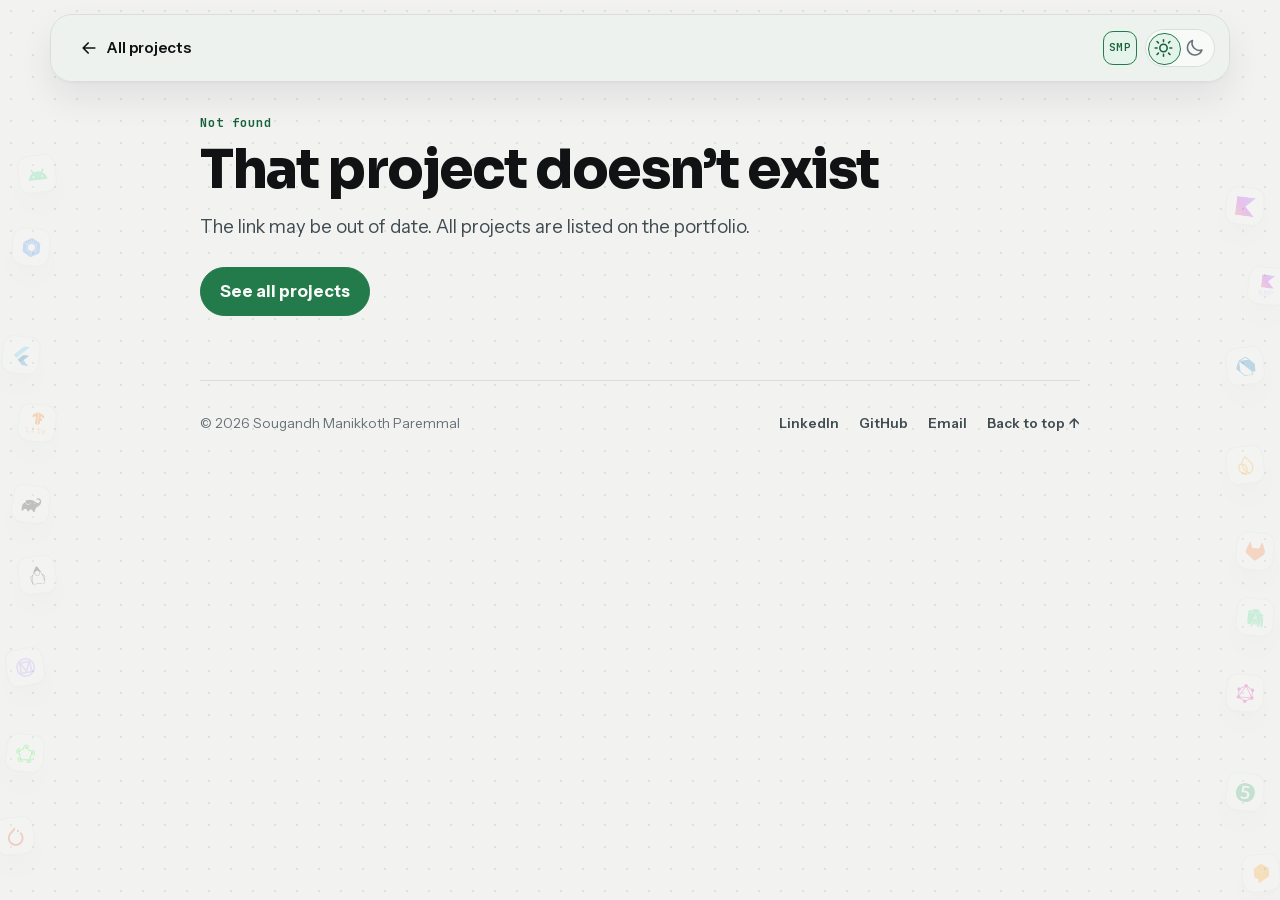
<file: project.html>
<!DOCTYPE html>
<html lang="en">
<head>
  <meta charset="utf-8">
  <!-- Security: only this site's own files may load; the contact form may also post to Web3Forms. See "Security" in README.md. -->
  <meta http-equiv="Content-Security-Policy" content="default-src 'self'; script-src 'self'; style-src 'self' 'unsafe-inline'; font-src 'self'; img-src 'self'; connect-src 'self' https://api.web3forms.com; frame-src 'self'; object-src 'none'; base-uri 'self'; form-action 'self'; upgrade-insecure-requests">
  <meta name="referrer" content="strict-origin-when-cross-origin">
  <meta name="viewport" content="width=device-width, initial-scale=1, viewport-fit=cover">
  <!-- One page for every project: js/project-page.js fills it from js/projects.js using ?id=… -->
  <title>Project · Sougandh Manikkoth Paremmal</title>
  <meta name="description" content="A project by Sougandh Manikkoth Paremmal, Senior Android Engineer and Tech Lead.">
  <link rel="icon" href="assets/icons/favicon-32.png?v=2" type="image/png" sizes="32x32">
  <link rel="icon" href="assets/icons/favicon-192.png?v=2" type="image/png" sizes="192x192">
  <link rel="apple-touch-icon" href="assets/icons/apple-touch-icon.png?v=2">
  <meta name="theme-color" content="#111214">
  <link rel="preload" href="assets/fonts/sora-latin.woff2" as="font" type="font/woff2" crossorigin>
  <link rel="preload" href="assets/fonts/instrument-sans-latin.woff2" as="font" type="font/woff2" crossorigin>
  <link rel="stylesheet" href="css/fonts.css">
  <link rel="stylesheet" href="css/styles.css">
  <script src="js/theme.js"></script>
</head>
<body class="project-page">
  <a class="skip-link" href="#top">Skip to content</a>
  <div class="floaters" aria-hidden="true"></div>
  <nav aria-label="Main"><div class="in">
    <a class="back-link" href="index.html#projects"><svg viewBox="0 0 24 24" aria-hidden="true"><path d="M19 12H5M11 6l-6 6 6 6"/></svg><span>All projects</span></a>
    <div class="nav-actions">
      <a class="brand" href="index.html" aria-label="Sougandh Manikkoth Paremmal, home"><span class="monogram" aria-hidden="true">SMP</span></a>
      <button class="theme-toggle" type="button" aria-label="Switch to light theme" title="Switch theme"><svg class="sun" viewBox="0 0 24 24" aria-hidden="true"><circle cx="12" cy="12" r="4.2"/><path d="M12 2.5v2.2M12 19.3v2.2M4.6 4.6l1.6 1.6M17.8 17.8l1.6 1.6M2.5 12h2.2M19.3 12h2.2M4.6 19.4l1.6-1.6M17.8 6.2l1.6-1.6"/></svg><svg class="moon" viewBox="0 0 24 24" aria-hidden="true"><path d="M20.5 14.3A8.5 8.5 0 0 1 9.7 3.5a8.5 8.5 0 1 0 10.8 10.8Z"/></svg></button>
    </div>
  </div></nav>

  <main id="top" class="project-main">
    <article class="project-body"></article>
    <nav class="project-nav" aria-label="More projects">
      <a class="pd-prev" href="index.html#projects"><small>← Previous project</small><span></span></a>
      <a class="pd-next" href="index.html#projects"><small>Next project →</small><span></span></a>
    </nav>
    <footer class="site-footer">
      <span>© <span id="y"></span> Sougandh Manikkoth Paremmal</span>
      <div class="footer-links">
        <a href="https://www.linkedin.com/in/sougandhmp">LinkedIn</a>
        <a href="https://github.com/sougandhmp">GitHub</a>
        <a href="mailto:sougandhmp@gmail.com">Email</a>
        <a class="to-top" href="#top">Back to top <span aria-hidden="true">↑</span></a>
      </div>
    </footer>
  </main>

  <script src="js/floaters.js"></script>
  <script src="js/platforms.js?v=2"></script>
  <script src="js/projects.js?v=2"></script>
  <script src="js/project-page.js"></script>
</body>
</html>
</file>
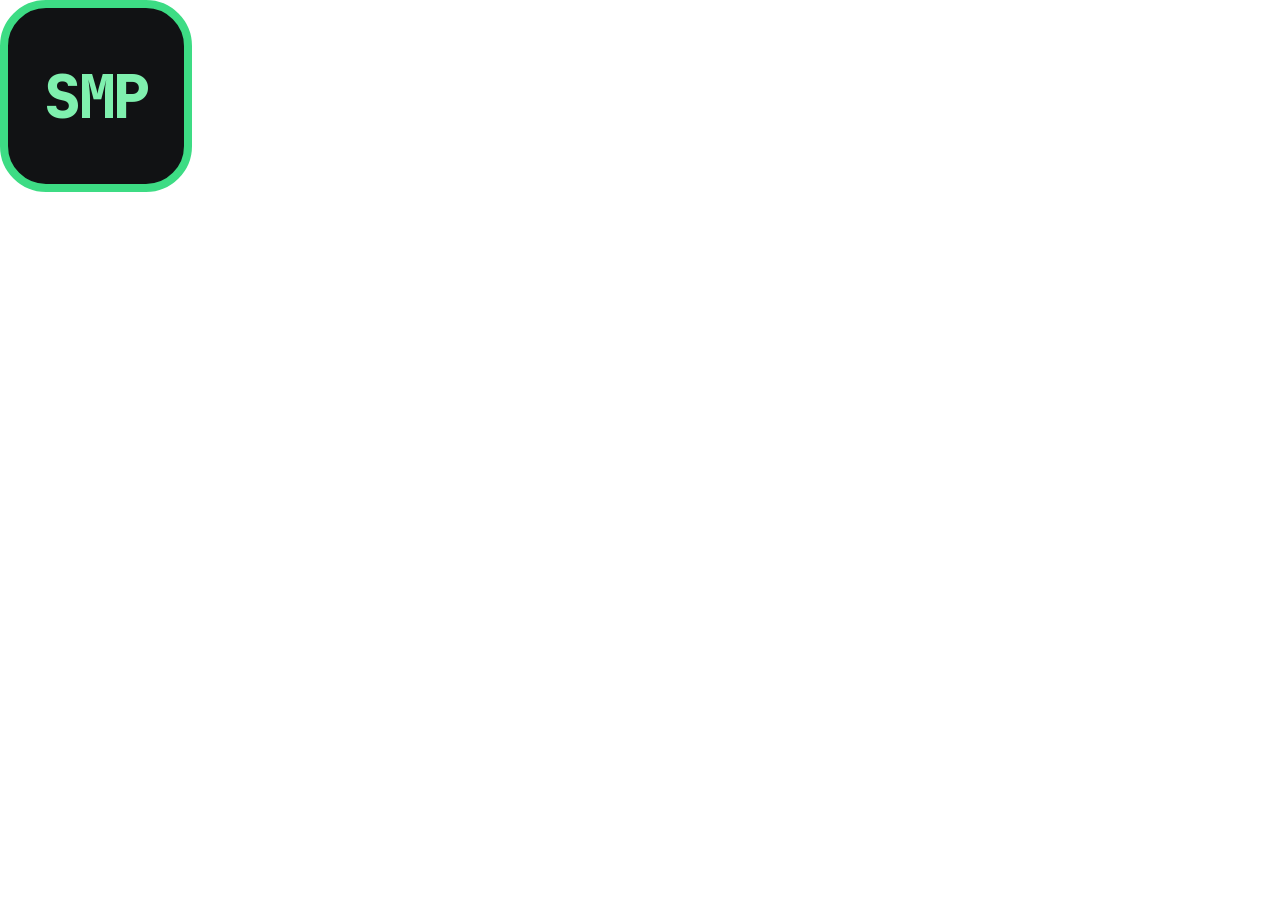
<file: tools/icon.html>
<!doctype html>
<html><head><meta charset="utf-8">
<!-- Source for the browser-tab / home-screen icons (favicon-32.png, favicon-192.png, apple-touch-icon.png).
     Render steps are in README.md. ?s=<size> sets the size; &bleed=1 fills the whole square (iOS rounds it itself). -->
<title>Site icon</title>
<link rel="stylesheet" href="../css/fonts.css">
<style>
html, body { margin: 0; background: transparent; }
.tile { box-sizing: border-box; display: grid; place-items: center; background: #111214; color: #7ff0ae;
  font-family: 'JetBrains Mono', ui-monospace, monospace; font-weight: 800; letter-spacing: -.04em; }
</style></head>
<body>
<div class="tile">SMP</div>
<script>
const q = new URLSearchParams(location.search);
const s = +(q.get('s') || 192), bleed = q.get('bleed') === '1';
const t = document.querySelector('.tile');
Object.assign(t.style, {
  width: s + 'px', height: s + 'px',
  borderRadius: bleed ? '0' : Math.round(s * 0.24) + 'px',
  border: `${Math.max(1.5, s * 0.045)}px solid #3ddc84`,
  fontSize: Math.round(s * (s <= 32 ? 0.36 : 0.32)) + 'px',
});
if (bleed) Object.assign(t.style, { border: 'none', boxShadow: `inset 0 0 0 ${s * 0.05}px #3ddc84` });
</script>
</body></html>
</file>
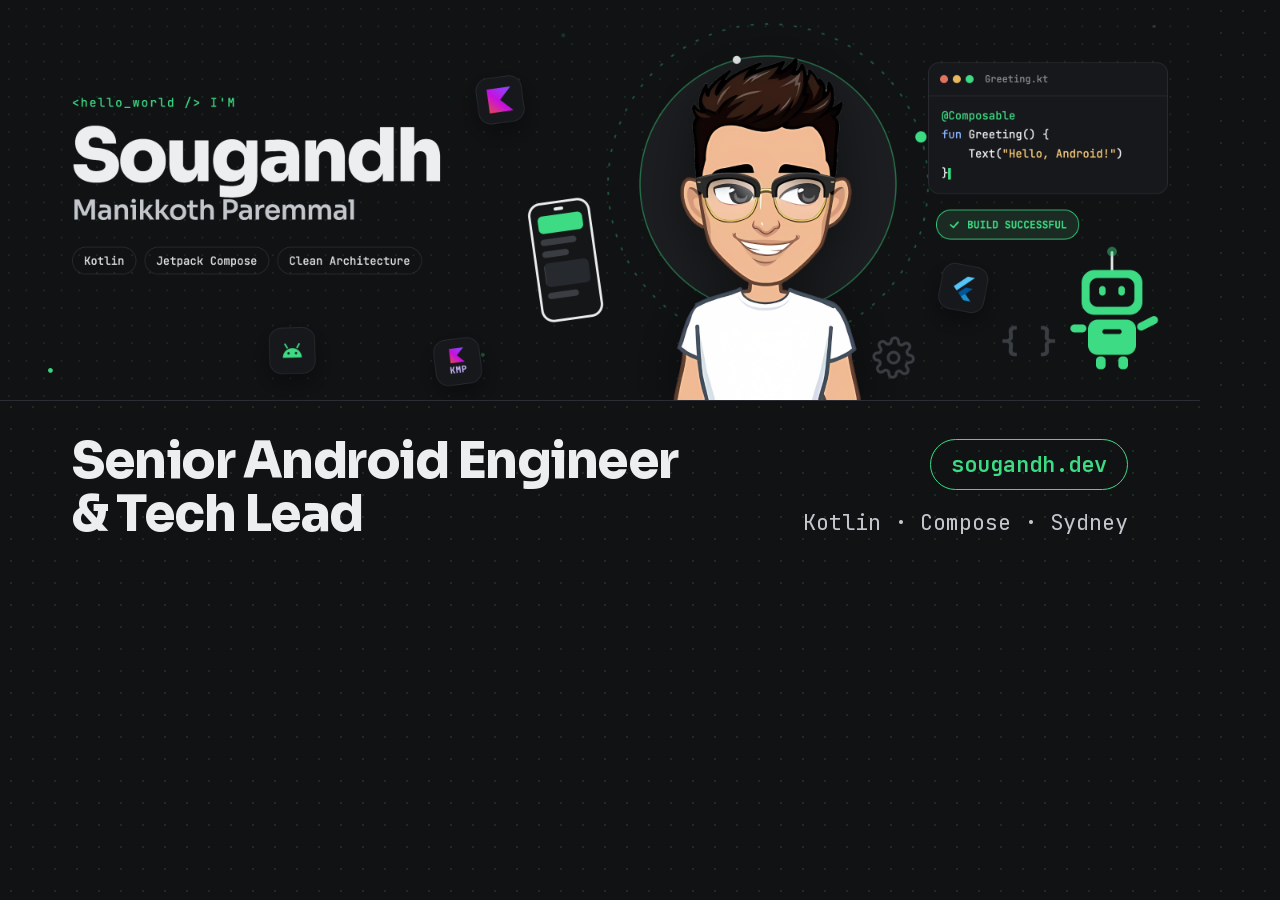
<file: tools/og-card.html>
<!doctype html><html><head><meta charset="utf-8">
<!-- Source for og-image.png (the 1200x630 link-preview card). Render steps are in README.md. -->
<title>Social card</title>
<link rel="stylesheet" href="../css/fonts.css">
<style>
html,body{margin:0;width:1200px;height:630px;overflow:hidden}
body{background:#111214 radial-gradient(rgba(61,220,132,.14) 1.2px,transparent 1.4px) 0 0/22px 22px;color:#eceef0}
img{display:block;width:1200px;height:400px}
.band{height:230px;box-sizing:border-box;padding:34px 72px 0;border-top:1px solid #2a2d31;display:flex;justify-content:space-between;align-items:flex-start}
.t{font:800 50px/1.05 'Sora',sans-serif;letter-spacing:-.03em}
.s{font:400 22px/1.4 'JetBrains Mono',monospace;color:#c3c7cc;margin-top:18px}
.u{font:600 22px 'JetBrains Mono',monospace;color:#3DDC84;border:1px solid #3DDC84;border-radius:999px;padding:10px 20px;margin-top:4px}
</style></head><body>
<img src="../assets/images/cover.png" alt="">
<div class="band"><div><div class="t">Senior Android Engineer<br>&amp; Tech Lead</div></div>
<div style="display:flex;flex-direction:column;align-items:flex-end"><div class="u">sougandh.dev</div><div class="s">Kotlin · Compose · Sydney</div></div></div>
</body></html>
</file>
<file: css/fonts.css>
/* Self-hosted fonts (latin + latin-ext subsets, variable weights), downloaded from Google Fonts under the SIL Open Font License.
   Hosting them here means visitors make no requests to Google. Used by index.html, project.html and cover.html. */
/* Instrument Sans, latin-ext */
@font-face {
  font-family: 'Instrument Sans';
  font-style: normal;
  font-weight: 400 700;
  font-stretch: 100%;
  font-display: swap;
  src: url(../assets/fonts/instrument-sans-latin-ext.woff2) format('woff2');
  unicode-range: U+0100-02BA, U+02BD-02C5, U+02C7-02CC, U+02CE-02D7, U+02DD-02FF, U+0304, U+0308, U+0329, U+1D00-1DBF, U+1E00-1E9F, U+1EF2-1EFF, U+2020, U+20A0-20AB, U+20AD-20C0, U+2113, U+2C60-2C7F, U+A720-A7FF;
}
/* Instrument Sans, latin */
@font-face {
  font-family: 'Instrument Sans';
  font-style: normal;
  font-weight: 400 700;
  font-stretch: 100%;
  font-display: swap;
  src: url(../assets/fonts/instrument-sans-latin.woff2) format('woff2');
  unicode-range: U+0000-00FF, U+0131, U+0152-0153, U+02BB-02BC, U+02C6, U+02DA, U+02DC, U+0304, U+0308, U+0329, U+2000-206F, U+20AC, U+2122, U+2191, U+2193, U+2212, U+2215, U+FEFF, U+FFFD;
}
/* JetBrains Mono, latin-ext */
@font-face {
  font-family: 'JetBrains Mono';
  font-style: normal;
  font-weight: 400 800;
  font-display: swap;
  src: url(../assets/fonts/jetbrains-mono-latin-ext.woff2) format('woff2');
  unicode-range: U+0100-02BA, U+02BD-02C5, U+02C7-02CC, U+02CE-02D7, U+02DD-02FF, U+0304, U+0308, U+0329, U+1D00-1DBF, U+1E00-1E9F, U+1EF2-1EFF, U+2020, U+20A0-20AB, U+20AD-20C0, U+2113, U+2C60-2C7F, U+A720-A7FF;
}
/* JetBrains Mono, latin */
@font-face {
  font-family: 'JetBrains Mono';
  font-style: normal;
  font-weight: 400 800;
  font-display: swap;
  src: url(../assets/fonts/jetbrains-mono-latin.woff2) format('woff2');
  unicode-range: U+0000-00FF, U+0131, U+0152-0153, U+02BB-02BC, U+02C6, U+02DA, U+02DC, U+0304, U+0308, U+0329, U+2000-206F, U+20AC, U+2122, U+2191, U+2193, U+2212, U+2215, U+FEFF, U+FFFD;
}
/* Sora, latin-ext */
@font-face {
  font-family: 'Sora';
  font-style: normal;
  font-weight: 500 800;
  font-display: swap;
  src: url(../assets/fonts/sora-latin-ext.woff2) format('woff2');
  unicode-range: U+0100-02BA, U+02BD-02C5, U+02C7-02CC, U+02CE-02D7, U+02DD-02FF, U+0304, U+0308, U+0329, U+1D00-1DBF, U+1E00-1E9F, U+1EF2-1EFF, U+2020, U+20A0-20AB, U+20AD-20C0, U+2113, U+2C60-2C7F, U+A720-A7FF;
}
/* Sora, latin */
@font-face {
  font-family: 'Sora';
  font-style: normal;
  font-weight: 500 800;
  font-display: swap;
  src: url(../assets/fonts/sora-latin.woff2) format('woff2');
  unicode-range: U+0000-00FF, U+0131, U+0152-0153, U+02BB-02BC, U+02C6, U+02DA, U+02DC, U+0304, U+0308, U+0329, U+2000-206F, U+20AC, U+2122, U+2191, U+2193, U+2212, U+2215, U+FEFF, U+FFFD;
}
</file>
<file: css/styles.css>
:root {
  /* Material-inspired semantic tokens: neutral surfaces + Android green accent */
  --bg: #111214;
  --fg: #eceef0;
  --muted: #c3c7cc;
  --faint: #8b9097;
  --line: #2c2f34;
  --accent: #56d98b;
  --accent-strong: #a1f2bd;
  --accent-soft: #183a29;
  --secondary: #d5b86a;
  --card: #18191c;
  --surface: #1d1f23;
  --surface-variant: #24272b;
  --surface-container: #212429;
  --surface-container-high: #2a2d31;
  --on-surface: #f2f3f5;
  --on-primary: #111214;
  --outline: rgba(236, 238, 240, .12);
  --color-scheme: dark;
  --shadow: 0 12px 32px rgba(0, 0, 0, .35);
  --highlight: rgba(255, 255, 255, .045);
  --glow-a: rgba(86, 217, 139, .08);
  --glow-b: rgba(213, 184, 106, .04);
  --danger: #ff8f8a;
  --dots: rgba(86, 217, 139, .13);
  --track-off: color-mix(in srgb, var(--surface) 92%, var(--card));
  --track-on: color-mix(in srgb, var(--accent-soft) 80%, var(--surface));
  color-scheme: var(--color-scheme);
  --display: "Sora", "Instrument Sans", system-ui, sans-serif;
  --body: "Instrument Sans", system-ui, -apple-system, "Segoe UI", Roboto, sans-serif;
  --mono: "JetBrains Mono", ui-monospace, SFMono-Regular, Menlo, monospace;
}
[data-theme="light"] {
  --bg: #f2f3f1;
  --fg: #111214;
  --muted: #404b52;
  --faint: #667177;
  --line: #d9dedd;
  --accent: #237a4b;
  --accent-strong: #17623a;
  --accent-soft: #e5f4ea;
  --secondary: #9a6b1f;
  --card: #f8faf8;
  --surface: #eef2ef;
  --surface-variant: #f6f8f7;
  --surface-container: #f5f7f6;
  --surface-container-high: #edf2ef;
  --on-surface: #111214;
  --on-primary: #f8faf8;
  --outline: rgba(17, 18, 20, .08);
  --color-scheme: light;
  --shadow: 0 1px 2px rgba(17, 18, 20, .04), 0 16px 34px rgba(17, 18, 20, .08);
  --highlight: rgba(255, 255, 255, .9);
  --glow-a: rgba(35, 122, 75, .09);
  --glow-b: rgba(154, 107, 31, .045);
  --danger: #b42318;
  --dots: rgba(35, 122, 75, .13);
  --track-off: color-mix(in srgb, var(--surface) 72%, white);
  --track-on: color-mix(in srgb, var(--accent-soft) 78%, white);
  color-scheme: var(--color-scheme);
}
* { box-sizing: border-box; }
::selection { background: color-mix(in srgb, var(--accent) 32%, transparent); color: var(--fg); }
/* ambient light: two very soft glows fixed behind the content, so long sections don't feel flat */
body::before { content: ""; position: fixed; inset: 0; z-index: -1; pointer-events: none;
  background: radial-gradient(60vw 50vh at 8% 35%, var(--glow-a), transparent 70%), radial-gradient(55vw 45vh at 95% 85%, var(--glow-b), transparent 70%); }
/* theme switch cross-fade (js/theme.js uses the View Transitions API where supported) */
::view-transition-old(root), ::view-transition-new(root) { animation-duration: .35s; }
[hidden] { display: none !important; } /* components set display: flex/grid, which would otherwise override the hidden attribute */
html { scroll-behavior: smooth; background: var(--bg); color-scheme: var(--color-scheme, dark); }
html[data-theme="light"] { color-scheme: light; }
body { min-height: 100svh; margin: 0; background: var(--bg) radial-gradient(var(--dots) 1.2px, transparent 1.4px) 0 0 / 22px 22px; color: var(--fg);
  font: 16.5px/1.65 var(--body); text-align: left; letter-spacing: 0;
  -webkit-font-smoothing: antialiased; transition: background .25s, color .25s; }
img, svg, video { display: block; max-width: 100%; }
a { color: var(--accent); }
nav { position: sticky; top: 14px; z-index: 10; width: min(calc(100% - 32px), 1180px); margin: 0 auto;
  background: color-mix(in srgb, var(--surface) 90%, transparent); backdrop-filter: blur(14px);
  border: 1px solid var(--line); border-radius: 22px; box-shadow: var(--shadow); }
nav .in { padding: 9px 12px 9px 18px; display: flex; gap: 12px; align-items: center; justify-content: space-between; }
nav .brand { display: inline-flex; align-items: center; gap: 10px; font-family: var(--display); font-weight: 800; color: var(--fg); text-decoration: none; letter-spacing: -.03em; }
.monogram { display: grid; place-items: center; width: 34px; height: 34px; border-radius: 10px; border: 1.5px solid var(--accent);
  background: var(--accent-soft); color: var(--accent-strong); font-family: var(--mono); font-size: .68rem; font-weight: 600; letter-spacing: .02em; }
.brand-name { transition: opacity .3s, transform .3s, visibility .3s; white-space: nowrap; overflow: hidden; text-overflow: ellipsis; }
nav .brand { min-width: 0; }
@media (max-width: 400px) { .brand-name { font-size: .88rem; } }
nav.hide-brand .brand-name { opacity: 0; transform: translateX(-6px); visibility: hidden; }
/* Name animation (js/name-morph.js): the nav name stays in place and only its two parts show or hide;
   copies of "Sougandh" and "Manikkoth Paremmal" (.name-flyer) fly in from the cover and land on .bn-first / .bn-rest */
nav.morph .brand-name, nav.morph.hide-brand .brand-name { opacity: 1; visibility: visible; transform: none; }
nav.morph .bn-first, nav.morph .bn-rest { opacity: 0; }
nav.morph.name-landed .bn-first, nav.morph.name-landed .bn-rest { opacity: 1; }
.name-flyer { position: fixed; left: 0; top: 0; z-index: 11; visibility: hidden; pointer-events: none; transform-origin: 0 0; will-change: transform;
  font-family: var(--display); font-weight: 800; letter-spacing: -.035em; line-height: normal; white-space: nowrap; color: var(--fg); }
nav .menu { display: flex; gap: 2px; font-size: .9rem; align-items: center; margin-left: auto; }
nav .menu a { color: var(--muted); text-decoration: none; padding: 7px 11px; border-radius: 999px; transition: color .2s, background .2s; }
nav .menu a.active, nav .menu a:focus-visible { color: var(--accent-strong); background: var(--accent-soft); }
@media (hover: hover) { nav .menu a:hover { color: var(--accent-strong); background: var(--accent-soft); } }
nav .menu .nav-cta { margin-left: 8px; padding: 6px 15px; border: 1px solid var(--accent); color: var(--accent-strong); font-weight: 600; }
nav .menu .nav-cta:focus-visible, nav .menu .nav-cta:active { background: var(--accent); border-color: var(--accent); color: var(--on-primary); }
nav a:focus-visible, nav button:focus-visible { outline: 2px solid var(--accent); outline-offset: 2px; }
.nav-actions { display: flex; align-items: center; gap: 2px; flex: none; }
.icon-btn { display: grid; place-items: center; width: 48px; height: 48px; padding: 0; border: 0; border-radius: 50%; background: transparent; color: var(--fg); cursor: pointer; }
.icon-btn:focus-visible { background: var(--accent-soft); color: var(--accent-strong); }
@media (hover: hover) { .icon-btn:hover, nav .menu .nav-cta:hover { background: var(--accent-soft); color: var(--accent-strong); } nav .menu .nav-cta:hover { background: var(--accent); color: var(--on-primary); } }
.icon-btn svg { width: 19px; height: 19px; fill: none; stroke: currentColor; stroke-width: 1.8; stroke-linecap: round; stroke-linejoin: round; }
/* Theme switch: sun and moon side by side, the green knob sits under the active theme */
.theme-toggle { position: relative; display: inline-flex; align-items: center; flex: none; width: 70px; height: 48px; padding: 9px 3px; margin-right: 2px;
  border: 0; border-radius: 999px; background: transparent; color: var(--faint); cursor: pointer; -webkit-tap-highlight-color: transparent; }
.theme-toggle:after { content: ""; position: absolute; inset: 5px 0; border: 1px solid var(--line); border-radius: 999px; background: var(--card); }
.theme-toggle:before { content: ""; position: absolute; top: 9px; left: 3px; z-index: 1; width: 31px; height: 30px; border-radius: 999px;
  background: var(--accent-soft); border: 1px solid var(--accent); transform: translateX(31px); transition: transform .25s ease; }
[data-theme="light"] .theme-toggle:before { transform: none; }
.theme-toggle svg { position: relative; z-index: 2; width: 31px; height: 30px; padding: 4px 5px; fill: none; stroke: currentColor; stroke-width: 1.8; stroke-linecap: round; stroke-linejoin: round; transition: color .25s; }
.theme-toggle .moon, [data-theme="light"] .theme-toggle .sun { color: var(--accent-strong); }
[data-theme="light"] .theme-toggle .moon { color: var(--faint); }
.theme-toggle:focus-visible { outline: 2px solid var(--accent); outline-offset: 2px; }
@media (hover: hover) { .theme-toggle:hover { border-color: var(--accent); } }

/* Phone bottom navigation (Material 3 navigation bar) */
.tabbar { display: none; }
@media (max-width: 700px) {
  html, body { overflow-x: hidden; }
  body { text-align: left; }
  .tabbar { position: fixed; top: auto; left: 0; right: 0; bottom: 0; z-index: 20; display: grid; grid-template-columns: repeat(5, 1fr);
    width: auto; height: calc(68px + env(safe-area-inset-bottom)); margin: 0; border-radius: 0; border: 0; border-top: 1px solid var(--line);
    padding: 8px 6px env(safe-area-inset-bottom);
    background: color-mix(in srgb, var(--surface) 94%, transparent); backdrop-filter: blur(14px); box-shadow: 0 -8px 24px rgba(0, 0, 0, .18); }
  .tabbar a { display: flex; flex-direction: column; align-items: center; gap: 4px; min-height: 52px; padding: 2px 0;
    color: var(--muted); text-decoration: none; font-size: .72rem; font-weight: 600; letter-spacing: .01em; -webkit-tap-highlight-color: transparent; }
  .tab-icon { display: grid; place-items: center; width: 56px; height: 30px; border-radius: 999px; transition: background .2s; }
  .tab-icon svg { width: 22px; height: 22px; fill: none; stroke: currentColor; stroke-width: 1.8; stroke-linecap: round; stroke-linejoin: round; }
  .tabbar a.active { color: var(--accent-strong); }
  .tabbar a.active .tab-icon { background: var(--accent-soft); }
  .tabbar a:focus-visible { outline: none; }
  .tabbar a:focus-visible .tab-icon { outline: 2px solid var(--accent); outline-offset: 1px; }
  .tabbar a:active .tab-icon { background: var(--accent-soft); }
}
.menu-toggle { display: none; }
.bars, .bars:before, .bars:after { display: block; width: 18px; height: 2px; border-radius: 2px; background: currentColor; transition: transform .25s, opacity .2s; }
.bars { position: relative; }
.bars:before, .bars:after { content: ""; position: absolute; left: 0; }
.bars:before { top: -6px; }
.bars:after { top: 6px; }
nav.menu-open .bars { background: transparent; }
nav.menu-open .bars:before { transform: translateY(6px) rotate(45deg); }
nav.menu-open .bars:after { transform: translateY(-6px) rotate(-45deg); }
.skip-link { position: absolute; left: 16px; top: -64px; z-index: 30; padding: 10px 16px; border-radius: 12px; background: var(--accent); color: var(--on-primary); font-weight: 700; text-decoration: none; transition: top .2s; }
.skip-link:focus { top: 12px; }
@media (max-width: 1080px) and (min-width: 961px) { .brand-name { display: none; } }
@media (max-width: 960px) {
  nav .in { flex-wrap: wrap; row-gap: 0; }
  .nav-actions { margin-left: auto; }
  .menu-toggle { display: grid; }
  nav .menu { order: 3; display: none; width: 100%; flex-direction: column; align-items: stretch; gap: 2px; margin: 8px 0 2px; padding-top: 10px; border-top: 1px solid var(--line); font-size: 1rem; }
  nav.menu-open .menu { display: flex; animation: menu-in .2s ease both; }
  nav .menu a { padding: 12px 14px; border-radius: 14px; }
  nav .menu a.active { box-shadow: inset 3px 0 0 var(--accent); }
  nav .menu .nav-cta { margin: 8px 0 4px; text-align: center; background: var(--accent); color: var(--on-primary); }
}
@keyframes menu-in { from { opacity: 0; transform: translateY(-6px); } to { opacity: 1; transform: none; } }
main { width: min(100% - 32px, 1180px); min-height: calc(100svh - 90px); margin: 0 auto; padding: clamp(72px, 10vw, 140px) 0 56px; }
.cover { position: relative; width: 100vw; aspect-ratio: 3 / 1; max-height: 460px; background: transparent; margin: clamp(-140px, -10vw, -72px) 0 0; left: 50%; overflow: hidden; transform: translateX(-50%); }
/* the cover iframe is transparent, so the page background runs through it; its bottom edge fades out with a mask
   (to transparent, not to a flat colour, so no band shows over the dotted background) */
.cover iframe { -webkit-mask-image: linear-gradient(180deg, #000 86%, transparent); mask-image: linear-gradient(180deg, #000 86%, transparent); position: absolute; left: 50%; top: 50%; width: var(--cover-w, 1500px); height: 500px; border: 0; pointer-events: none;
  transform-origin: center; transform: translate(-50%, -50%) scale(var(--cover-scale, 1)); }
.hero { position: relative; margin-top: 16px; }
.hero:after { display: none; content: ""; position: absolute; width: 180px; height: 180px; right: 5%; top: -34px; z-index: -1;
  border-radius: 48% 52% 56% 44%; background: var(--accent-soft); opacity: .7; filter: blur(1px); }
.eyebrow { display: inline-flex; color: var(--accent-strong); background: var(--accent-soft); border-radius: 999px;
  font-family: var(--mono); font-weight: 600; font-size: .8rem; border: 1px solid var(--line); padding: 5px 13px; margin: 0 0 18px; }
h3, .stat b { font-family: var(--display); }
h1 { font-family: var(--display); font-size: clamp(2.65rem, 8vw, 4.8rem); line-height: 1.02; margin: 0 0 22px; font-weight: 800; letter-spacing: -.03em; max-width: 960px; }
h1 .name { color: var(--secondary); }
@media (min-width: 701px) { h1 .name { white-space: nowrap; } }
.lead { font-size: 1.15rem; color: var(--muted); max-width: 670px; margin: 0; }
/* hiring summary under the headline: role, stack and availability, readable in the first few seconds */
.summary { margin: -6px 0 16px; max-width: 720px; font-size: clamp(1.15rem, 2vw, 1.35rem); line-height: 1.5; font-weight: 500; color: var(--fg); }
.hero-stack { display: flex; flex-wrap: wrap; gap: 4px 0; margin: 0; padding: 0; list-style: none; font-family: var(--mono); font-size: .86rem; font-weight: 600; color: var(--accent-strong); }
.hero-stack li:not(:last-child)::after { content: "·"; margin: 0 10px; color: var(--faint); font-weight: 400; }
.availability { display: flex; align-items: center; gap: 10px; margin: 14px 0 0; font-size: .95rem; color: var(--muted); }
.open-roles::before { content: "·"; margin-right: 10px; color: var(--faint); }
.availability { flex-wrap: wrap; column-gap: 10px; }
.status-dot.off { background: var(--faint); box-shadow: none; animation: none; }
.status-dot { flex: none; width: 9px; height: 9px; border-radius: 50%; background: var(--accent); box-shadow: 0 0 0 4px color-mix(in srgb, var(--accent) 22%, transparent); animation: status-pulse 2.4s ease-in-out infinite; }
@keyframes status-pulse { 50% { box-shadow: 0 0 0 7px color-mix(in srgb, var(--accent) 0%, transparent); } }
.lead.intro { margin-top: 30px; font-size: 1.05rem; }
.cta { display: flex; flex-wrap: wrap; gap: 10px; margin-top: 28px; }
.btn { display: inline-flex; align-items: center; min-height: 48px; padding: 10px 19px; border-radius: 999px; font-weight: 700;
  text-decoration: none; border: 1px solid var(--line); color: var(--fg); background: var(--card);
  transition: transform .2s, box-shadow .2s, background .2s, border-color .2s; }
.btn:hover, .btn:focus-visible { transform: translateY(-3px); box-shadow: var(--shadow); border-color: var(--accent); }
.btn.primary { background: var(--accent); border-color: var(--accent); color: var(--on-primary); }
section { margin-top: clamp(72px, 10vw, 128px); scroll-margin-top: 90px; }
h2 { font-family: var(--mono); font-weight: 600; font-size: .8rem; letter-spacing: .12em; text-transform: uppercase; color: var(--faint);
  margin: 0 0 22px; display: flex; align-items: center; gap: 12px; }
h2:after { content: ""; height: 1px; background: var(--line); flex: 1; }
.stats { display: grid; grid-template-columns: repeat(auto-fit, minmax(160px, 1fr)); gap: 14px; margin-top: 62px; }
.stat { background: var(--surface); border: 1px solid var(--line); border-radius: 22px; padding: 20px; box-shadow: inset 0 1px 0 var(--highlight); transition: transform .2s, border-color .2s, box-shadow .2s; }
.stat:hover { transform: translateY(-5px); border-color: var(--accent); box-shadow: var(--shadow); }
.stat b { display: block; font-size: 2rem; line-height: 1.1; color: var(--accent-strong); }
.stat span { color: var(--muted); font-size: .88rem; }
/* Experience timeline: dates | line with a dot per role | details. The line is green at the top (most recent) and fades out */
.timeline { position: relative; --date-col: 150px; --rail: calc(var(--date-col) + 28px); }
.timeline::before { content: ""; position: absolute; top: 8px; bottom: 24px; left: calc(var(--rail) - 1px); width: 2px; border-radius: 2px;
  background: linear-gradient(180deg, var(--accent), var(--line) 28%, var(--line) 82%, transparent); }
.job { position: relative; display: grid; grid-template-columns: var(--date-col) 1fr; column-gap: 56px; row-gap: 8px; padding: 0 0 38px; }
.job::before { content: ""; position: absolute; top: 5px; left: calc(var(--rail) - 7px); width: 14px; height: 14px; border-radius: 50%;
  background: var(--bg); border: 2px solid var(--accent); box-shadow: 0 0 0 5px var(--bg); transition: background .2s, transform .2s; }
.job:first-child::before { background: var(--accent); box-shadow: 0 0 0 5px var(--bg), 0 0 0 9px color-mix(in srgb, var(--accent) 22%, transparent); }
@media (hover: hover) { .job:hover::before { background: var(--accent); transform: scale(1.15); } }
.job .when { padding-top: 2px; text-align: right; color: var(--faint); font-family: var(--mono); font-size: .82rem; }
.job h3 { margin: 0; font-size: 1.13rem; }
.job .org { color: var(--secondary); margin: 2px 0 8px; font-weight: 600; }
.job ul { margin: 0; padding-left: 18px; color: var(--muted); }
.job li { margin: 4px 0; }
.job .more { display: none; }
.job.expanded .more { display: list-item; }
.job-toggle { min-height: 48px; border: 0; background: none; color: var(--accent); cursor: pointer; font: inherit; font-weight: 700; padding: 5px 0; }
.job-toggle:hover, .job-toggle:focus-visible { color: var(--accent-strong); }
.skills { display: grid; gap: 14px; }
.skillrow { display: grid; grid-template-columns: 170px 1fr; gap: 8px 24px; }
.skillrow .label { color: var(--faint); font-size: .9rem; padding-top: 4px; }
.tags { display: flex; flex-wrap: wrap; gap: 8px; list-style: none; margin: 0; padding: 0; }
.tags li { display: inline-flex; align-items: center; justify-content: center; border: 1px solid color-mix(in srgb, var(--accent) 38%, var(--line));
  background: color-mix(in srgb, var(--accent-soft) 72%, var(--surface)); border-radius: 999px; padding: 5px 12px; color: var(--accent-strong);
  font-family: var(--mono); font-size: .77rem; line-height: 1.5; }
.tags li { transition: transform .2s, border-color .2s, background .2s; }
.tags li:hover { transform: translateY(-2px); border-color: var(--accent); background: var(--accent-soft); }
.filter-bar { display: flex; gap: 8px; flex-wrap: wrap; margin: -8px 0 18px; }
.filter { min-height: 48px; border: 1px solid var(--line); background: transparent; color: var(--muted); border-radius: 999px; padding: 6px 13px; cursor: pointer; font: inherit; font-size: .86rem; }
.filter.active, .filter:hover, .filter:focus-visible { background: var(--accent-soft); color: var(--accent-strong); border-color: transparent; }
.grid { display: grid; gap: 16px; grid-auto-rows: minmax(var(--card-h), auto); --card-h: 405px; grid-template-columns: repeat(auto-fill, minmax(min(100%, 300px), 1fr)); }
.card { min-height: 100%; min-width: 0; background: var(--card); border: 1px solid var(--line); border-radius: 24px; padding: 24px;
  display: flex; flex-direction: column; box-shadow: var(--shadow), inset 0 1px 0 var(--highlight); transition: transform .2s, box-shadow .2s; }
.card:hover { transform: translateY(-7px); border-color: var(--accent); box-shadow: 0 16px 38px rgba(0, 0, 0, .25); }
.card h3 { margin: 0 0 6px; font-size: 1.08rem; }
.card p { margin: 0 0 14px; color: var(--muted); font-size: .95rem; flex: 1; }
/* cards share one height (--card-h): the description and highlights shrink to fit, and js/main.js ends clipped text with "…" */
.card > * { flex-shrink: 0; }
.card > p:not(.project-card-summary), .card .project-card-highlights { flex: 1 1 0; min-height: 0; overflow: hidden; }
.card p { display: -webkit-box; -webkit-box-orient: vertical; }
.project-card-highlights li[hidden] { display: none; }
.project-card-highlights.clipped::after { content: "…"; color: var(--faint); }
.card .project-card-summary { flex: none; margin-bottom: 16px; color: var(--fg); }
.project-card-facts { display: grid; gap: 8px; flex: none; margin: 0 0 16px; padding: 12px 0; border-block: 1px solid var(--line); }
.project-card-facts div { display: grid; grid-template-columns: 110px 1fr; gap: 8px; }
.project-card-facts b { color: var(--accent-strong); font-family: var(--mono); font-size: .72rem; }
.project-card-facts span { color: var(--muted); font-size: .88rem; }
.project-card-highlights { display: grid; align-content: start; gap: 5px; margin: 0 0 16px; padding-left: 18px; color: var(--muted); font-size: .88rem; }
.project-card-highlights li::marker { color: var(--accent); }
.card .stack { display: flex; flex-wrap: wrap; gap: 6px; list-style: none; margin: 0 0 14px; padding: 0; }
.card .stack li { padding: 2px 9px; border-radius: 999px; border: 1px solid color-mix(in srgb, var(--secondary) 35%, transparent);
  color: var(--secondary); font-family: var(--mono); font-size: .72rem; font-weight: 600; line-height: 1.6; }
.card .stack li.more { border-style: dashed; color: var(--faint); border-color: var(--line); } /* "+N": the rest are on the project page */
/* round icon buttons for GitHub and Google Play links (cards and project pages) */
.icon-link { display: inline-grid; place-items: center; flex: none; width: 48px; height: 48px; border-radius: 50%; border: 1px solid var(--line);
  background: var(--surface); color: var(--fg); transition: border-color .2s, color .2s, transform .2s; }
.icon-link svg { width: 18px; height: 18px; fill: currentColor; }
.icon-link.lg { width: 48px; height: 48px; }
.icon-link.lg svg { width: 22px; height: 22px; }
.icon-link:focus-visible { outline: 2px solid var(--accent); outline-offset: 2px; }
@media (hover: hover) { .icon-link:hover { border-color: var(--accent); color: var(--accent-strong); transform: translateY(-2px); } }
.icon-link:active { border-color: var(--accent); color: var(--accent-strong); }
.card a { font-weight: 700; text-decoration: none; }
.card .note { color: var(--faint); font-size: .85rem; }
.card .award { align-self: flex-start; margin: -4px 0 12px; }
.award { display: inline-flex; align-items: center; gap: 6px; padding: 3px 11px 3px 8px; border-radius: 999px; vertical-align: middle;
  font-family: var(--mono); font-size: .72rem; font-weight: 600; letter-spacing: .01em; line-height: 1.5; color: var(--secondary);
  background: color-mix(in srgb, var(--secondary) 12%, transparent); border: 1px solid color-mix(in srgb, var(--secondary) 45%, transparent); }
.award svg { width: 13px; height: 13px; flex: none; }
.job .award { margin: 6px 0 4px; }
/* larger award on the timeline, so the recognition stands out */
.award.award-lg { margin: 4px 0 12px; padding: 6px 14px 6px 10px; font-size: .8rem; gap: 8px;
  background: color-mix(in srgb, var(--secondary) 16%, transparent); box-shadow: 0 0 0 4px color-mix(in srgb, var(--secondary) 7%, transparent); }
.award.award-lg svg { width: 16px; height: 16px; }
/* Core skills stand out from the rest */
.skillrow.core .tags li { border-color: color-mix(in srgb, var(--accent) 58%, transparent); color: var(--accent-strong); background: color-mix(in srgb, var(--accent-soft) 80%, var(--surface)); }
/* platform badges (Android, Kotlin Multiplatform, Flutter) under project titles; built by js/platforms.js */
.platforms { --android: #3ddc84; --kmp: #a98bff; --flutter: #54c5f8;
  display: flex; flex-wrap: wrap; gap: 6px; list-style: none; margin: 2px 0 14px; padding: 0; }
[data-theme="light"] .platforms { --android: #13804a; --kmp: #6b3fe8; --flutter: #0167ad; }
.platforms li { --c: var(--fg); display: inline-flex; align-items: center; gap: 6px; padding: 3px 10px 3px 8px; border-radius: 999px;
  color: var(--c); background: color-mix(in srgb, var(--c) 10%, transparent); border: 1px solid color-mix(in srgb, var(--c) 40%, transparent);
  font-family: var(--mono); font-size: .72rem; font-weight: 600; line-height: 1.5; }
.platforms svg { width: 14px; height: 14px; flex: none; fill: currentColor; }
.platforms .platform-android { --c: var(--android); }
.platforms .platform-kmp { --c: var(--kmp); }
.platforms .platform-flutter { --c: var(--flutter); }
.project-body > .platforms { margin: 0 0 16px; }
.project-body > .platforms li { padding: 5px 13px 5px 10px; font-size: .8rem; }
.project-body > .platforms svg { width: 16px; height: 16px; }
.card .links, .card > .note { margin-top: auto; }
.card .links { display: flex; flex-wrap: wrap; align-items: center; gap: 8px 14px; }
.about, .message-card { --contact-col: 250px; display: grid; grid-template-columns: var(--contact-col) minmax(0, 1fr); gap: 26px 36px; align-items: start; text-align: left; }
.about > div { display: flex; flex-direction: column; gap: 10px; min-width: 0; max-width: 680px; }
.contact .about-status { display: flex; flex-wrap: wrap; align-items: center; gap: 6px 10px; margin: 0 0 4px; font-family: var(--mono); font-size: .78rem; color: var(--accent-strong); }
.status-open { display: inline-flex; align-items: center; gap: 10px; }
.local-time { padding: 2px 10px; border: 1px solid var(--line); border-radius: 999px; color: var(--muted); }
.about .about-lede { margin: 0; font-family: var(--body); font-size: 1rem; line-height: 1.7; font-weight: 400; letter-spacing: 0; color: var(--fg); max-width: none; text-align: left; }
.about-photo { display: block; width: 100%; height: auto; aspect-ratio: 3 / 4; object-fit: cover; border-radius: 22px;
  border: 1px solid var(--line); box-shadow: var(--shadow); }
.about figcaption { color: var(--faint); font-family: var(--mono); font-size: .72rem; margin-top: 10px; letter-spacing: .05em; text-transform: uppercase; }
.about figure { margin: 0; padding: 14px; transition: transform .3s, border-color .3s; border: 1px solid var(--line); border-radius: 28px; background: linear-gradient(180deg, color-mix(in srgb, var(--surface) 96%, transparent), color-mix(in srgb, var(--card) 92%, transparent)); box-shadow: inset 0 1px 0 var(--highlight), var(--shadow); }
.facts { display: grid; gap: 8px; margin: 6px 0 12px; padding: 16px 0; border-top: 1px solid var(--line); border-bottom: 1px solid var(--line); }
.facts div { display: grid; grid-template-columns: 110px 1fr; gap: 4px 16px; }
.facts dt { color: var(--faint); font-family: var(--mono); font-size: .8rem; padding-top: 3px; }
.facts dd { margin: 0; color: var(--muted); }
.quotes { display: grid; gap: 16px; grid-template-columns: repeat(auto-fit, minmax(min(100%, 420px), 1fr)); }
.quote { margin: 0; position: relative; display: flex; flex-direction: column; gap: 18px; background: var(--card); border: 1px solid var(--line); border-radius: 24px; padding: 26px 26px 22px; box-shadow: var(--shadow), inset 0 1px 0 var(--highlight); }
.quote-trigger { cursor: pointer; transition: transform .2s, border-color .2s, box-shadow .2s; }
.quote-trigger:focus-visible { outline: 2px solid var(--accent); outline-offset: 3px; }
.quote-trigger:active { border-color: var(--accent); }
.quote-trigger blockquote p:not(:first-child) { display: none; }
.quote-trigger:after { content: "→"; position: absolute; top: 26px; right: 26px; color: var(--accent-strong); font-size: 1.25rem; line-height: 1; font-weight: 700; pointer-events: none; }
.quote-trigger[data-truncated="true"] blockquote p:first-child:after { content: "…"; }
@media (hover: hover) { .quote-trigger:hover { transform: translateY(-4px); border-color: var(--accent); box-shadow: var(--shadow), inset 0 1px 0 var(--highlight); } }
.quote blockquote { margin: 0; flex: 1; position: relative; padding-top: 30px; padding-right: 36px; color: var(--fg); font-size: .98rem; line-height: 1.6; }
.quote blockquote p { margin: 0 0 12px; }
.quote blockquote p:last-child { margin-bottom: 0; }
.quote blockquote:before { content: "\201C"; position: absolute; top: -14px; left: -4px; font-family: var(--display); font-size: 4rem; line-height: 1; color: var(--accent); }
.quote figcaption { display: flex; gap: 12px; align-items: center; padding-top: 16px; border-top: 1px solid var(--line); }
.quote figcaption > span:last-child { display: flex; flex-direction: column; line-height: 1.35; }
.quote b { font-weight: 600; }
.quote .role { color: var(--muted); font-size: .88rem; }
.quote .rel { color: var(--faint); font-family: var(--mono); font-size: .72rem; margin-top: 2px; }
.initials { flex: none; width: 40px; height: 40px; border-radius: 50%; display: grid; place-items: center; background: var(--accent-soft); color: var(--accent-strong);
  border: 1px solid var(--line); font-family: var(--mono); font-size: .8rem; font-weight: 600; }
.quotes-more { margin: 18px 0 0; }
.quotes-more a { font-weight: 700; text-decoration: none; }
.recommendation-dialog { width: min(720px, calc(100% - 32px)); max-height: min(82vh, 760px); padding: 0; border: 1px solid var(--line); border-radius: 24px; background: var(--card); color: var(--fg); box-shadow: 0 30px 80px rgba(0, 0, 0, .5); overflow: hidden; }
/* open dialog is a column: title bar and nav stay put, and only the recommendation text scrolls */
.recommendation-dialog[open] { display: flex; flex-direction: column; }
.recommendation-bar, .recommendation-nav { flex: none; }
.recommendation-dialog::backdrop { background: rgba(6, 7, 8, .72); backdrop-filter: blur(4px); }
.recommendation-bar { display: flex; align-items: center; justify-content: space-between; gap: 16px; padding: 14px 16px 14px 24px; border-bottom: 1px solid var(--line); }
.recommendation-title { margin: 0; font-family: var(--display); font-size: 1.1rem; font-weight: 700; }
.recommendation-close { display: inline-grid; place-items: center; width: 48px; height: 48px; padding: 0; border: 1px solid var(--line); border-radius: 50%; background: transparent; color: var(--fg); font: inherit; font-size: 1.5rem; line-height: 1; cursor: pointer; }
.recommendation-close:hover, .recommendation-close:focus-visible { border-color: var(--accent); color: var(--accent); }
.recommendation-content { flex: 1 1 auto; min-height: 0; overflow-y: auto; overscroll-behavior: contain; -webkit-overflow-scrolling: touch; padding: 24px; }
.recommendation-content blockquote { margin: 0 0 22px; color: var(--fg); font-size: 1rem; line-height: 1.7; }
.recommendation-content blockquote p { margin: 0 0 14px; }
.recommendation-content blockquote p:last-child { margin-bottom: 0; }
.recommendation-content figcaption { display: flex; gap: 12px; align-items: center; padding-top: 18px; border-top: 1px solid var(--line); }
.recommendation-content figcaption > span:last-child { display: flex; flex-direction: column; line-height: 1.35; }
.recommendation-nav { display: grid; grid-template-columns: 1fr 1fr; gap: 12px; margin: 0; padding: 16px 24px 24px; border-top: 1px solid var(--line); }
.recommendation-nav-button { display: flex; flex-direction: column; gap: 3px; min-width: 0; padding: 16px 20px; border: 1px solid var(--line); border-radius: 18px; background: transparent; color: inherit; font: inherit; text-align: left; cursor: pointer; transition: border-color .2s, transform .2s; }
.recommendation-prev small::before, .recommendation-next small::after { color: var(--faint); font-size: .95rem; font-weight: 700; }
.recommendation-prev small::before { content: "← "; }
.recommendation-next small::after { content: " →"; }
.recommendation-nav-button:last-child { align-items: flex-end; text-align: right; }
.recommendation-nav-button small i { font-style: normal; }
.recommendation-nav-button small { font-family: var(--mono); font-size: .72rem; color: var(--faint); white-space: nowrap; }
.recommendation-nav-button span { max-width: 100%; overflow: hidden; text-overflow: ellipsis; white-space: nowrap; font-weight: 700; color: var(--accent-strong); }
.recommendation-nav-button:focus-visible { outline: 2px solid var(--accent); outline-offset: 2px; }
@media (hover: hover) { .recommendation-nav-button:hover { border-color: var(--accent); transform: translateY(-3px); } }
/* phones: full screen, like the résumé dialog, with compact side-by-side Previous/Next buttons */
@media (max-width: 560px) {
  .recommendation-dialog { width: 100%; max-width: 100%; height: 100dvh; max-height: 100dvh; margin: 0; border: 0; border-radius: 0; }
  .recommendation-bar { padding: 10px 12px 10px 20px; padding-top: max(10px, env(safe-area-inset-top)); }
  .recommendation-content { padding: 20px; }
  .recommendation-content blockquote { font-size: 1.02rem; }
  .recommendation-nav { gap: 10px; padding: 12px 16px; padding-bottom: max(12px, env(safe-area-inset-bottom)); }
  .recommendation-nav-button { padding: 10px 14px; border-radius: 14px; }
  .recommendation-nav-button small { font-size: .68rem; }
  .recommendation-nav-button small i { display: none; } /* "Previous" / "Next" only */
  .recommendation-nav-button span { font-size: .9rem; }
}
html:has(.recommendation-dialog[open]) { overflow: hidden; }
.contact { background: linear-gradient(135deg, color-mix(in srgb, var(--accent) 9%, var(--card)), var(--card) 58%); border: 1px solid var(--line);
  border-radius: 28px; padding: 30px; box-shadow: var(--shadow), inset 0 1px 0 var(--highlight); }
.contact p { color: var(--muted); margin: 0 0 18px; max-width: none; }
.contact .cta { margin-top: 0; align-items: center; }
@media (hover: hover) { .about figure:hover { transform: rotate(-1.5deg) translateY(-4px); border-color: var(--accent); } }
/* email button with an attached copy button */
.email-group { display: inline-flex; }
.email-group .btn.primary { border-radius: 999px 0 0 999px; }
.copy-email { gap: 6px; border-radius: 0 999px 999px 0; border-left: 0; padding: 10px 16px 10px 14px; cursor: pointer; font: inherit; font-weight: 700; }
.copy-email svg { width: 16px; height: 16px; }
.copy-email.copied { color: var(--accent-strong); border-color: var(--accent); }
.contact .btn { box-shadow: 0 0 0 rgba(0,0,0,0); }
/* "Send me a message" form (js/contact.js) */
.message-card { margin-top: 16px; scroll-margin-top: 90px; }
.message-intro h3 { margin: 0 0 8px; font-size: 1.25rem; line-height: 1.3; }
.message-intro p { margin: 0; font-size: .95rem; }
.contact-form { display: grid; grid-template-columns: 1fr 1fr; gap: 16px; }
.contact-form .wide { grid-column: 1 / -1; }
.field { display: flex; flex-direction: column; gap: 6px; position: relative; }
.topics { display: flex; flex-wrap: wrap; gap: 8px; margin: 0; padding: 0; border: 0; min-width: 0; }
.topics legend { float: left; width: 100%; margin-bottom: 8px; padding: 0; font-family: var(--mono); font-size: .75rem; font-weight: 600; color: var(--faint); }
.topic { min-height: 40px; padding: 6px 14px; border: 1px solid var(--line); border-radius: 999px; background: transparent; color: var(--muted);
  font: inherit; font-size: .88rem; cursor: pointer; transition: background .2s, color .2s, border-color .2s, transform .2s; }
.topic:hover { border-color: var(--accent); color: var(--fg); transform: translateY(-2px); }
.topic:focus-visible { outline: 2px solid var(--accent); outline-offset: 2px; }
.topic[aria-pressed="true"] { background: var(--accent-soft); border-color: var(--accent); color: var(--accent-strong); }
.topic[aria-pressed="true"]::before { content: "✓ "; }
.char-count { align-self: flex-end; color: var(--faint); font-family: var(--mono); font-size: .72rem; }
.char-count.near { color: var(--danger); }
.field input.valid, .field textarea.valid { border-color: color-mix(in srgb, var(--accent) 55%, var(--line)); }
.field label { font-family: var(--mono); font-size: .75rem; font-weight: 600; color: var(--faint); }
.field input, .field textarea { width: 100%; padding: 12px 14px; border: 1px solid var(--line); border-radius: 14px; background: var(--surface);
  color: var(--fg); font: inherit; transition: border-color .2s, box-shadow .2s; }
.field textarea { resize: vertical; min-height: 130px; }
.field input::placeholder, .field textarea::placeholder { color: var(--faint); }
.field input:focus, .field textarea:focus { outline: none; border-color: var(--accent); box-shadow: 0 0 0 3px color-mix(in srgb, var(--accent) 22%, transparent); }
.botcheck { position: absolute; left: -9999px; width: 1px; height: 1px; opacity: 0; }
.form-actions { display: flex; flex-wrap: wrap; align-items: center; gap: 12px 18px; }
.form-actions .btn { border: 0; cursor: pointer; font: inherit; font-weight: 700; }
.form-actions .btn:disabled { opacity: .45; cursor: not-allowed; transform: none; box-shadow: none; }
.field .req { color: var(--danger); }
.field .opt { font-weight: 400; opacity: .8; }
.field-hint { color: var(--danger); font-size: .82rem; }
.field input[aria-invalid="true"] { border-color: var(--danger); }
.contact .form-hint { margin: 0; line-height: 1.4; font-size: .85rem; color: var(--faint); }
.contact .form-status { margin: 0; line-height: 1.4; font-size: .95rem; color: var(--muted); }
.form-status[data-kind="success"] { color: var(--accent-strong); font-weight: 600; }
.form-status[data-kind="error"] { color: var(--danger); }
.form-status a { color: inherit; font-weight: 700; }
@media (max-width: 860px) { .about, .message-card { --contact-col: 200px; } }
@media (max-width: 700px) {
  .message-card { grid-template-columns: 1fr; }
  .contact-form { grid-template-columns: 1fr; }
}
/* Project cards: the whole card opens the project page. The title link is stretched over the card with ::after,
   and the card's other links sit above that layer so they still work. */
.card { position: relative; cursor: pointer; }
.card h3 { padding-right: 30px; }
.card-link { color: inherit; text-decoration: none; }
.card-link::after { content: ""; position: absolute; inset: 0; z-index: 1; border-radius: inherit; }
.card a:not(.card-link) { position: relative; z-index: 2; }
.card-link:focus-visible { outline: none; }
.card:has(.card-link:focus-visible) { outline: 2px solid var(--accent); outline-offset: 3px; border-color: var(--accent); }
.card:has(.card-link)::before { content: "→"; position: absolute; top: 22px; right: 22px; color: var(--accent-strong); font-weight: 700; font-size: 1.1rem;
  transition: transform .2s; pointer-events: none; }
@media (hover: hover) { .card:hover::before { transform: translateX(4px); } }
.card:active { border-color: var(--accent); }

/* Project page (project.html, filled by js/project-page.js) */
@view-transition { navigation: auto; } /* smooth cross-fade between the home page and project pages in supporting browsers */
.project-main { width: min(100% - 32px, 880px); min-height: auto; padding-top: 44px; }
.back-link { display: inline-flex; align-items: center; gap: 8px; min-height: 48px; padding: 8px 16px 8px 10px; border-radius: 999px;
  color: var(--fg); font-weight: 600; font-size: .95rem; text-decoration: none; transition: background .2s, color .2s; }
.back-link svg { width: 20px; height: 20px; fill: none; stroke: currentColor; stroke-width: 2; stroke-linecap: round; stroke-linejoin: round; transition: transform .2s; }
.back-link:focus-visible { outline: 2px solid var(--accent); outline-offset: 2px; }
.back-link:active { background: var(--accent-soft); }
@media (hover: hover) { .back-link:hover { background: var(--accent-soft); color: var(--accent-strong); } .back-link:hover svg { transform: translateX(-3px); } }
.project-page .nav-actions { gap: 8px; }
.pd-kicker { margin: 0 0 8px; font-family: var(--mono); font-size: .8rem; font-weight: 600; color: var(--accent-strong); }
.pd-title { margin: 0 0 14px; font-family: var(--display); font-size: clamp(2.1rem, 6vw, 3.4rem); font-weight: 800; line-height: 1.05; letter-spacing: -.035em; }
.project-body > .award { margin: 0 0 14px; }
.pd-summary { margin: 0 0 24px; max-width: 700px; font-size: 1.15rem; color: var(--muted); }
.pd-meta { display: grid; grid-template-columns: repeat(auto-fit, minmax(160px, 1fr)); gap: 12px 20px; margin: 0 0 26px; padding: 18px 0; border-block: 1px solid var(--line); }
.pd-meta dt { font-family: var(--mono); font-size: .72rem; color: var(--faint); }
.pd-meta dd { margin: 2px 0 0; font-weight: 600; }
.pd-impact { display: grid; grid-template-columns: repeat(auto-fit, minmax(180px, 1fr)); gap: 12px; margin: 0 0 8px; }
.pd-impact .stat b { font-size: 1.8rem; }
.pd-shots { display: flex; gap: 16px; overflow-x: auto; margin: 26px 0 0; padding: 4px 2px 12px; scroll-snap-type: x mandatory; }
.pd-shots img { flex: none; width: 200px; height: auto; border-radius: 24px; border: 1px solid var(--line); box-shadow: var(--shadow); scroll-snap-align: start; }
.project-body h2.pd-heading { margin: 38px 0 14px; }
.pd-list { margin: 0; padding-left: 20px; color: var(--muted); }
.pd-list li { margin: 8px 0; }
.pd-list li::marker { color: var(--accent); }
.project-body .stack { display: flex; flex-wrap: wrap; gap: 8px; list-style: none; margin: 0; padding: 0; }
.project-body .stack li { padding: 3px 11px; border-radius: 999px; border: 1px solid color-mix(in srgb, var(--secondary) 35%, transparent);
  color: var(--secondary); font-family: var(--mono); font-size: .76rem; font-weight: 600; line-height: 1.6; }
.pd-links { display: flex; flex-wrap: wrap; gap: 10px; margin-top: 30px; }
.pd-note { margin: 26px 0 0; color: var(--faint); font-size: .92rem; }
/* previous / next project; it's a <nav>, so undo the sticky top-bar styles */
.project-nav { position: static; width: auto; margin: 56px 0 0; display: grid; grid-template-columns: 1fr 1fr; gap: 12px;
  background: none; border: 0; border-radius: 0; box-shadow: none; backdrop-filter: none; }
.project-nav a { display: flex; flex-direction: column; gap: 3px; min-width: 0; padding: 16px 20px; border: 1px solid var(--line); border-radius: 18px;
  background: var(--card); text-decoration: none; transition: border-color .2s, transform .2s; }
.project-nav .pd-next { align-items: flex-end; text-align: right; }
.project-nav small { font-family: var(--mono); font-size: .72rem; color: var(--faint); }
.project-nav span { max-width: 100%; overflow: hidden; text-overflow: ellipsis; white-space: nowrap; font-weight: 700; color: var(--accent-strong); }
.project-nav a:focus-visible { outline: 2px solid var(--accent); outline-offset: 2px; }
@media (hover: hover) { .project-nav a:hover { border-color: var(--accent); transform: translateY(-3px); } }
.project-page { padding-bottom: env(safe-area-inset-bottom); } /* no bottom tab bar on project pages */
@media (max-width: 700px) {
  .project-main { padding-top: 28px; }
  .pd-shots { margin-inline: -16px; padding-inline: 16px; }
  .pd-shots img { width: 160px; }
  .project-nav { grid-template-columns: 1fr; }
  .project-nav .pd-next { align-items: flex-start; text-align: left; }
}
@media (prefers-reduced-motion: reduce) { @view-transition { navigation: none; } }

.resume-dialog { width: min(920px, 100% - 32px); height: min(92vh, 1180px); max-width: none; max-height: none; padding: 0;
  border: 1px solid var(--line); border-radius: 22px; background: var(--card); color: var(--fg); box-shadow: 0 30px 80px rgba(0, 0, 0, .5); overflow: hidden; }
.resume-dialog[open] { display: flex; flex-direction: column; }
.resume-dialog::backdrop { background: rgba(6, 7, 8, .72); backdrop-filter: blur(4px); }
html:has(.resume-dialog[open]) { overflow: hidden; }
.resume-bar { display: flex; align-items: center; justify-content: space-between; gap: 12px; padding: 10px 10px 10px 22px; border-bottom: 1px solid var(--line); }
.resume-title { margin: 0; font-family: var(--display); font-weight: 700; font-size: 1.15rem; }
.resume-actions { display: flex; align-items: center; gap: 8px; }
.resume-close { display: inline-grid; place-items: center; width: 44px; height: 44px; border: 1px solid var(--line); border-radius: 50%;
  background: transparent; color: var(--fg); font: inherit; font-size: 1.5rem; line-height: 1; cursor: pointer; }
.resume-close:hover, .resume-close:focus-visible { border-color: var(--accent); color: var(--accent); }
.resume-pdf { flex: 1; width: 100%; border: 0; background: #525659; }
.resume-pages { display: none; flex: 1; overflow: auto; padding: 14px; background: var(--surface); }
.resume-pages img { display: block; width: 100%; max-width: 820px; height: auto; margin: 0 auto 14px; border-radius: 6px; box-shadow: var(--shadow); }
.resume-dialog.pages .resume-pdf { display: none; }
.resume-dialog.pages .resume-pages { display: block; }
body { position: relative; }
main { position: relative; z-index: 1; }
.floaters { position: absolute; inset: 0; overflow: hidden; pointer-events: none; z-index: 0; }
.floater { --size: 52px; --gutter: max(6px, calc((100% - 1180px) / 4 - var(--size) / 2)); position: absolute; top: var(--y);
  width: var(--size); height: var(--size); display: grid; place-items: center; align-content: center; gap: 1px; border-radius: 15px;
  background: var(--card); border: 1px solid var(--line); box-shadow: var(--shadow); opacity: .85;
  transform: rotate(var(--r)); animation: drift var(--d) ease-in-out var(--delay) infinite; }
.floater.l { left: calc(var(--gutter) + var(--dx)); }
.floater.r { right: calc(var(--gutter) - var(--dx)); }
.floater svg { width: 26px; height: 26px; display: block; }
.floater span { font-family: var(--mono); font-size: 10px; font-weight: 600; letter-spacing: .05em; line-height: 1; }
@keyframes drift { 0%, 100% { transform: translate(0, 0) rotate(var(--r)); } 33% { transform: translate(6px, -12px) rotate(calc(var(--r) * -.4)); } 66% { transform: translate(-5px, -5px) rotate(calc(var(--r) * 1.4)); } }
@media (max-width: 1300px) {
  .floater { --size: 38px; border-radius: 11px; opacity: .22; }
  .floater svg { width: 19px; height: 19px; }
  .floater.stack svg { width: 13px !important; height: 13px !important; }
  .floater span { font-size: 8px; }
}
@media (max-width: 700px) { .floater:nth-child(odd) { display: none; } }
footer { margin-top: 64px; padding-top: 20px; border-top: 1px solid var(--line); color: var(--faint); font-size: .85rem; }
.site-footer { display: flex; flex-wrap: wrap; align-items: center; justify-content: space-between; gap: 8px 24px; }
.footer-links { display: flex; flex-wrap: wrap; align-items: center; gap: 4px 20px; }
.footer-links a { display: inline-flex; align-items: center; gap: 4px; min-height: 44px; color: var(--muted); font-weight: 600; text-decoration: none; transition: color .2s; }
.footer-links a:hover, .footer-links a:focus-visible { color: var(--accent-strong); }
.footer-links .to-top span { display: inline-block; transition: transform .2s; }
.footer-links .to-top:hover span { transform: translateY(-3px); }
@media (max-width: 560px) { .site-footer { flex-direction: column-reverse; align-items: flex-start; } .footer-links { gap: 0 18px; } }
[data-reveal] { opacity: 0; transform: translateY(20px); transition: opacity .7s ease, transform .7s ease; }
[data-reveal].is-visible { opacity: 1; transform: none; }
.hero { animation: hero-in .8s ease both; }
@keyframes hero-in { from { opacity: 0; transform: translateY(18px); } to { opacity: 1; transform: none; } }
@media (max-width: 700px) {
  .stat:last-child:nth-child(odd) { grid-column: 1 / -1; }
  nav { position: sticky; top: 8px; z-index: 30; width: calc(100% - 20px); }
  nav .in { flex-wrap: nowrap; min-height: 56px; padding: 4px 8px 4px 12px; }
  nav .brand { flex: 1 1 auto; min-width: 0; }
  nav .brand-name { max-width: min(42vw, 220px); }
  .nav-actions { margin-left: auto; }
  main { width: calc(100% - 32px); padding-top: 72px; }
  .cover { margin-top: -72px; }
  .hero { margin-top: 12px; }
  .about { grid-template-columns: 1fr; text-align: left; }
  .about figure { width: min(220px, 70%); margin: 0 auto; }
  .about > div { width: 100%; }
  .facts div { grid-template-columns: 1fr; }
  h1 { font-size: clamp(2.45rem, 13vw, 4.2rem); }
  .lead { font-size: 1.05rem; }
  .skillrow { grid-template-columns: 1fr; }
  .project-card-facts div { grid-template-columns: 1fr; gap: 2px; }
  /* phones: the line runs down the left edge; date sits above each role */
  .timeline { --rail: 7px; }
  .job { grid-template-columns: 1fr; row-gap: 4px; padding: 0 0 30px 34px; }
  .job .when { text-align: left; padding-top: 0; }
  .hero:after { right: 0; width: 120px; height: 120px; }
  .contact { padding: 24px; }
  .resume-dialog { width: 100%; height: 100dvh; border: 0; border-radius: 0; }
  .resume-bar { padding-left: 16px; }
}
@media (prefers-reduced-motion: reduce) {
  *, *:before, *:after { scroll-behavior: auto !important; transition: none !important; animation: none !important; }
  [data-reveal] { opacity: 1; transform: none; }
}

/* Phones: the bottom navigation bar replaces the top menu (kept last so it wins over the 960px menu rules) */
@media (max-width: 700px) {
  .menu-toggle, nav .menu, nav.menu-open .menu { display: none; }
  html { scroll-padding-bottom: calc(84px + env(safe-area-inset-bottom)); }
  body { padding-bottom: calc(84px + env(safe-area-inset-bottom)); }
}
</file>
